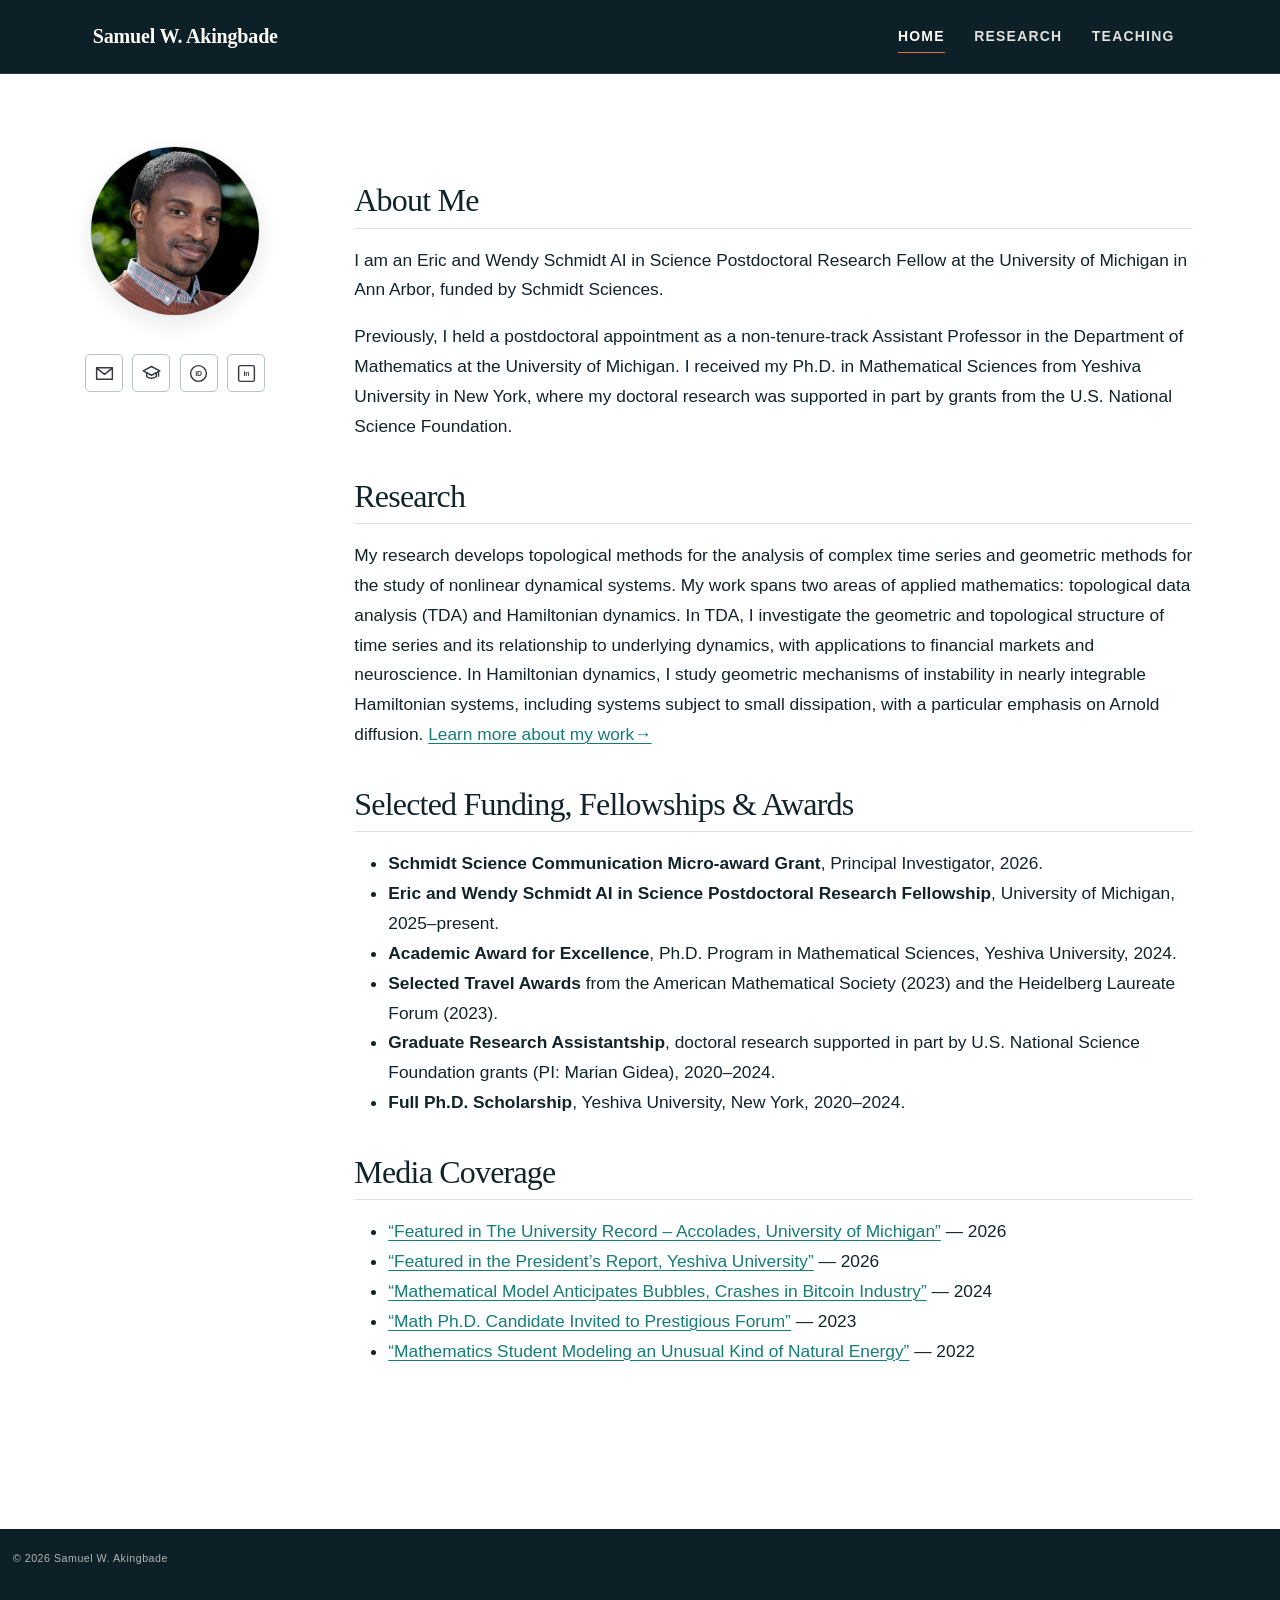
<file: docs/index.html>
<!DOCTYPE html>
<html xmlns="http://www.w3.org/1999/xhtml" lang="en" xml:lang="en"><head>

<meta charset="utf-8">
<meta name="generator" content="quarto-1.9.38">

<meta name="viewport" content="width=device-width, initial-scale=1.0, user-scalable=yes">


<title>Samuel W. Akingbade</title>
<style>
/* Default styles provided by pandoc.
** See https://pandoc.org/MANUAL.html#variables-for-html for config info.
*/
code{white-space: pre-wrap;}
span.smallcaps{font-variant: small-caps;}
div.columns{display: flex; gap: min(4vw, 1.5em);}
div.column{flex: auto; overflow-x: auto;}
div.hanging-indent{margin-left: 1.5em; text-indent: -1.5em;}
ul.task-list{list-style: none;}
ul.task-list li input[type="checkbox"] {
  width: 0.8em;
  margin: 0 0.8em 0.2em -1em; /* quarto-specific, see https://github.com/quarto-dev/quarto-cli/issues/4556 */ 
  vertical-align: middle;
}
</style>


<script src="site_libs/quarto-nav/quarto-nav.js"></script>
<script src="site_libs/clipboard/clipboard.min.js"></script>
<script src="site_libs/quarto-html/quarto.js" type="module"></script>
<script src="site_libs/quarto-html/tabsets/tabsets.js" type="module"></script>
<script src="site_libs/quarto-html/popper.min.js"></script>
<script src="site_libs/quarto-html/tippy.umd.min.js"></script>
<script src="site_libs/quarto-html/anchor.min.js"></script>
<link href="site_libs/quarto-html/tippy.css" rel="stylesheet">
<link href="site_libs/quarto-html/quarto-syntax-highlighting-15634bcf2e68342d4ad2dfa704d543f6.css" rel="stylesheet" id="quarto-text-highlighting-styles">
<script src="site_libs/bootstrap/bootstrap.min.js"></script>
<link href="site_libs/bootstrap/bootstrap-icons.css" rel="stylesheet">
<link href="site_libs/bootstrap/bootstrap-158031087360bce0ff56dc785ce39e06.min.css" rel="stylesheet" append-hash="true" id="quarto-bootstrap" data-mode="light">
<script id="quarto-search-options" type="application/json">{
  "language": {
    "search-no-results-text": "No results",
    "search-matching-documents-text": "matching documents",
    "search-copy-link-title": "Copy link to search",
    "search-hide-matches-text": "Hide additional matches",
    "search-more-match-text": "more match in this document",
    "search-more-matches-text": "more matches in this document",
    "search-clear-button-title": "Clear",
    "search-text-placeholder": "",
    "search-detached-cancel-button-title": "Cancel",
    "search-submit-button-title": "Submit",
    "search-label": "Search"
  }
}</script>
<style>html{ scroll-behavior: smooth; }</style>


<link rel="stylesheet" href="styles.css">
<link rel="stylesheet" href="profile-layout.css">
</head>

<body class="nav-fixed home-page profile-page quarto-light">

<div id="quarto-search-results"></div>
  <header id="quarto-header" class="headroom fixed-top">
    <nav class="navbar navbar-expand " data-bs-theme="dark">
      <div class="navbar-container container-fluid">
      <div class="navbar-brand-container mx-auto">
    <a class="navbar-brand" href="./index.html">
    <span class="navbar-title">Samuel W. Akingbade</span>
    </a>
  </div>
          <ul class="navbar-nav navbar-nav-scroll ms-auto">
  <li class="nav-item">
    <a class="nav-link active" href="./index.html" aria-current="page"> 
<span class="menu-text">Home</span></a>
  </li>  
  <li class="nav-item">
    <a class="nav-link" href="./research.html"> 
<span class="menu-text">Research</span></a>
  </li>  
  <li class="nav-item">
    <a class="nav-link" href="./teaching.html"> 
<span class="menu-text">Teaching</span></a>
  </li>  
</ul>
          <div class="quarto-navbar-tools">
</div>
      </div> <!-- /container-fluid -->
    </nav>
</header>
<!-- content -->
<div id="quarto-content" class="quarto-container page-columns page-rows-contents page-layout-full page-navbar">
<!-- sidebar -->
<!-- margin-sidebar -->
    
<!-- main -->
<main class="content column-page" id="quarto-document-content"><header id="title-block-header" class="quarto-title-block"></header>




<div class="profile-layout">
<div class="profile-column">
<div class="profile-card">
<p><img class="profile-photo" src="assets/samuel2.jpg" alt="Portrait of Samuel W. Akingbade"></p>
<nav class="profile-socials" aria-label="Academic and professional profiles">
<p><a href="mailto:sakingba@umich.edu" aria-label="Email Samuel W. Akingbade" title="Email"> <svg viewbox="0 0 24 24" aria-hidden="true"> <path d="M3 5.5h18v13H3zM4.5 7l7.5 6 7.5-6"></path> </svg> </a></p>
<p><a href="https://scholar.google.com/citations?user=kLtMpTAAAAAJ&amp;hl=en&amp;authuser=1&amp;oi=sra" target="_blank" rel="noopener" aria-label="Google Scholar" title="Google Scholar"> <svg viewbox="0 0 24 24" aria-hidden="true"> <path d="M2.5 9 12 4l9.5 5L12 14 2.5 9Z"></path> <path d="M6.5 11.2v4.3c1.6 1.3 3.5 2 5.5 2s3.9-.7 5.5-2v-4.3"></path> <path d="M20 10v5"></path> </svg> </a></p>
<p><a href="https://orcid.org/0000-0002-6515-4073" target="_blank" rel="noopener" aria-label="ORCID" title="ORCID"> <svg viewbox="0 0 24 24" aria-hidden="true" class="icon-text-svg"> <circle cx="12" cy="12" r="9"></circle> <text x="12" y="15.2" text-anchor="middle">iD</text> </svg> </a></p>
<!-- <a href="https://www.researchgate.net/profile/Samuel-Akingbade-2" target="_blank" rel="noopener" aria-label="ResearchGate" title="ResearchGate">
      <svg viewBox="0 0 24 24" aria-hidden="true" class="icon-text-svg">
        <text x="12" y="15.2" text-anchor="middle">RG</text>
      </svg>
    </a> -->
<p><a href="https://www.linkedin.com/in/samuelwale" target="_blank" rel="noopener" aria-label="LinkedIn" title="LinkedIn"> <svg viewbox="0 0 24 24" aria-hidden="true" class="icon-text-svg"> <rect x="3" y="3" width="18" height="18" rx="2"></rect> <text x="12" y="15.2" text-anchor="middle">in</text> </svg> </a></p>
<!-- <a href="https://scholar.google.com/citations?user=kLtMpTAAAAAJ&hl=en&authuser=1&oi=sra" target="_blank"
       rel="noopener" aria-label="Google Scholar" title="Google Scholar">
      <img src="/includes/google_scholar.svg" alt="">
    </a>

    <a href="https://www.linkedin.com/in/samuelwale" target="_blank"
       rel="noopener" aria-label="LinkedIn" title="LinkedIn">
      <img src="/includes/linkedin.svg" alt="">
    </a>

    <a href="https://orcid.org/0000-0002-6515-4073" target="_blank"
       rel="noopener" aria-label="ORCID" title="ORCID">
      <img src="/includes/ORCID.svg" alt="">
    </a> -->
</nav>
</div>
</div>
<div class="page-content">
<section id="about-me" class="level2">
<h2 class="anchored" data-anchor-id="about-me">About Me</h2>
<p>I am an Eric and Wendy Schmidt AI in Science Postdoctoral Research Fellow at the University of Michigan in Ann Arbor, funded by Schmidt Sciences.</p>
<p>Previously, I held a postdoctoral appointment as a non-tenure-track Assistant Professor in the Department of Mathematics at the University of Michigan. I received my Ph.D.&nbsp;in Mathematical Sciences from Yeshiva University in New York, where my doctoral research was supported in part by grants from the U.S. National Science Foundation.</p>
</section>
<section id="research" class="level2">
<h2 class="anchored" data-anchor-id="research">Research</h2>
<p>My research develops topological methods for the analysis of complex time series and geometric methods for the study of nonlinear dynamical systems. My work spans two areas of applied mathematics: topological data analysis (TDA) and Hamiltonian dynamics. In TDA, I investigate the geometric and topological structure of time series and its relationship to underlying dynamics, with applications to financial markets and neuroscience. In Hamiltonian dynamics, I study geometric mechanisms of instability in nearly integrable Hamiltonian systems, including systems subject to small dissipation, with a particular emphasis on Arnold diffusion. <a href="./research.html">Learn more about my work→</a></p>
</section>
<section id="selected-funding-fellowships-awards" class="level2">
<h2 class="anchored" data-anchor-id="selected-funding-fellowships-awards">Selected Funding, Fellowships &amp; Awards</h2>
<ul>
<li><strong>Schmidt Science Communication Micro-award Grant</strong>, Principal Investigator, 2026.</li>
<li><strong>Eric and Wendy Schmidt AI in Science Postdoctoral Research Fellowship</strong>, University of Michigan, 2025–present.</li>
<li><strong>Academic Award for Excellence</strong>, Ph.D.&nbsp;Program in Mathematical Sciences, Yeshiva University, 2024.</li>
<li><strong>Selected Travel Awards</strong> from the American Mathematical Society (2023) and the Heidelberg Laureate Forum (2023).</li>
<li><strong>Graduate Research Assistantship</strong>, doctoral research supported in part by U.S. National Science Foundation grants (PI: Marian Gidea), 2020–2024.</li>
<li><strong>Full Ph.D.&nbsp;Scholarship</strong>, Yeshiva University, New York, 2020–2024.</li>
</ul>
</section>
<section id="media-coverage" class="level2">
<h2 class="anchored" data-anchor-id="media-coverage">Media Coverage</h2>
<ul>
<li><a href="https://record.umich.edu/articles/accolades-october-2026/">“Featured in The University Record – Accolades, University of Michigan”</a> — 2026</li>
<li><a href="https://www.yu.edu/presidents-report">“Featured in the President’s Report, Yeshiva University”</a> — 2026</li>
<li><a href="https://www.yu.edu/news/katz/mathematical-model-anticipates-bubbles-crashes-bitcoin-industry">“Mathematical Model Anticipates Bubbles, Crashes in Bitcoin Industry”</a> — 2024</li>
<li><a href="https://www.yu.edu/news/2023/11/18/math-phd-candidate-one-only-30-young-researchers-invited-prestigious-forum">“Math Ph.D.&nbsp;Candidate Invited to Prestigious Forum”</a> — 2023</li>
<li><a href="https://www.yu.edu/katz-school/2022/08/31/mathematics-student-modeling-an-unusual-kind-of-natural-energy">“Mathematics Student Modeling an Unusual Kind of Natural Energy”</a> — 2022</li>
</ul>
</section>
</div>
</div>



</main> <!-- /main -->
<script src="assets/site.js"></script>
<script id="quarto-html-after-body" type="application/javascript">
  window.document.addEventListener("DOMContentLoaded", function (event) {
    const icon = "";
    const anchorJS = new window.AnchorJS();
    anchorJS.options = {
      placement: 'right',
      icon: icon
    };
    anchorJS.add('.anchored');
    const isCodeAnnotation = (el) => {
      for (const clz of el.classList) {
        if (clz.startsWith('code-annotation-')) {                     
          return true;
        }
      }
      return false;
    }
    const onCopySuccess = function(e) {
      // button target
      const button = e.trigger;
      // don't keep focus
      button.blur();
      // flash "checked"
      button.classList.add('code-copy-button-checked');
      var currentTitle = button.getAttribute("title");
      button.setAttribute("title", "Copied!");
      let tooltip;
      if (window.bootstrap) {
        button.setAttribute("data-bs-toggle", "tooltip");
        button.setAttribute("data-bs-placement", "left");
        button.setAttribute("data-bs-title", "Copied!");
        tooltip = new bootstrap.Tooltip(button, 
          { trigger: "manual", 
            customClass: "code-copy-button-tooltip",
            offset: [0, -8]});
        tooltip.show();    
      }
      setTimeout(function() {
        if (tooltip) {
          tooltip.hide();
          button.removeAttribute("data-bs-title");
          button.removeAttribute("data-bs-toggle");
          button.removeAttribute("data-bs-placement");
        }
        button.setAttribute("title", currentTitle);
        button.classList.remove('code-copy-button-checked');
      }, 1000);
      // clear code selection
      e.clearSelection();
    }
    const getTextToCopy = function(trigger) {
      const outerScaffold = trigger.parentElement.cloneNode(true);
      const codeEl = outerScaffold.querySelector('code');
      for (const childEl of codeEl.children) {
        if (isCodeAnnotation(childEl)) {
          childEl.remove();
        }
      }
      return codeEl.innerText;
    }
    const clipboard = new window.ClipboardJS('.code-copy-button:not([data-in-quarto-modal])', {
      text: getTextToCopy
    });
    clipboard.on('success', onCopySuccess);
    if (window.document.getElementById('quarto-embedded-source-code-modal')) {
      const clipboardModal = new window.ClipboardJS('.code-copy-button[data-in-quarto-modal]', {
        text: getTextToCopy,
        container: window.document.getElementById('quarto-embedded-source-code-modal')
      });
      clipboardModal.on('success', onCopySuccess);
    }
      var localhostRegex = new RegExp(/^(?:http|https):\/\/localhost\:?[0-9]*\//);
      var mailtoRegex = new RegExp(/^mailto:/);
        var filterRegex = new RegExp('/' + window.location.host + '/');
      var isInternal = (href) => {
          return filterRegex.test(href) || localhostRegex.test(href) || mailtoRegex.test(href);
      }
      // Inspect non-navigation links and adorn them if external
     var links = window.document.querySelectorAll('a[href]:not(.nav-link):not(.navbar-brand):not(.toc-action):not(.sidebar-link):not(.sidebar-item-toggle):not(.pagination-link):not(.no-external):not([aria-hidden]):not(.dropdown-item):not(.quarto-navigation-tool):not(.about-link)');
      for (var i=0; i<links.length; i++) {
        const link = links[i];
        if (!isInternal(link.href)) {
          // undo the damage that might have been done by quarto-nav.js in the case of
          // links that we want to consider external
          if (link.dataset.originalHref !== undefined) {
            link.href = link.dataset.originalHref;
          }
            // target, if specified
            link.setAttribute("target", "_blank");
            if (link.getAttribute("rel") === null) {
              link.setAttribute("rel", "noopener");
            }
        }
      }
    function tippyHover(el, contentFn, onTriggerFn, onUntriggerFn) {
      const config = {
        allowHTML: true,
        maxWidth: 500,
        delay: 100,
        arrow: false,
        appendTo: function(el) {
            return el.parentElement;
        },
        interactive: true,
        interactiveBorder: 10,
        theme: 'quarto',
        placement: 'bottom-start',
      };
      if (contentFn) {
        config.content = contentFn;
      }
      if (onTriggerFn) {
        config.onTrigger = onTriggerFn;
      }
      if (onUntriggerFn) {
        config.onUntrigger = onUntriggerFn;
      }
      window.tippy(el, config); 
    }
    const noterefs = window.document.querySelectorAll('a[role="doc-noteref"]');
    for (var i=0; i<noterefs.length; i++) {
      const ref = noterefs[i];
      tippyHover(ref, function() {
        // use id or data attribute instead here
        let href = ref.getAttribute('data-footnote-href') || ref.getAttribute('href');
        try { href = new URL(href).hash; } catch {}
        const id = href.replace(/^#\/?/, "");
        const note = window.document.getElementById(id);
        if (note) {
          return note.innerHTML;
        } else {
          return "";
        }
      });
    }
    const xrefs = window.document.querySelectorAll('a.quarto-xref');
    const processXRef = (id, note) => {
      // Strip column container classes
      const stripColumnClz = (el) => {
        el.classList.remove("page-full", "page-columns");
        if (el.children) {
          for (const child of el.children) {
            stripColumnClz(child);
          }
        }
      }
      stripColumnClz(note)
      if (id === null || id.startsWith('sec-')) {
        // Special case sections, only their first couple elements
        const container = document.createElement("div");
        if (note.children && note.children.length > 2) {
          container.appendChild(note.children[0].cloneNode(true));
          for (let i = 1; i < note.children.length; i++) {
            const child = note.children[i];
            if (child.tagName === "P" && child.innerText === "") {
              continue;
            } else {
              container.appendChild(child.cloneNode(true));
              break;
            }
          }
          if (window.Quarto?.typesetMath) {
            window.Quarto.typesetMath(container);
          }
          return container.innerHTML
        } else {
          if (window.Quarto?.typesetMath) {
            window.Quarto.typesetMath(note);
          }
          return note.innerHTML;
        }
      } else {
        // Remove any anchor links if they are present
        const anchorLink = note.querySelector('a.anchorjs-link');
        if (anchorLink) {
          anchorLink.remove();
        }
        if (window.Quarto?.typesetMath) {
          window.Quarto.typesetMath(note);
        }
        if (note.classList.contains("callout")) {
          return note.outerHTML;
        } else {
          return note.innerHTML;
        }
      }
    }
    for (var i=0; i<xrefs.length; i++) {
      const xref = xrefs[i];
      tippyHover(xref, undefined, function(instance) {
        instance.disable();
        let url = xref.getAttribute('href');
        let hash = undefined; 
        if (url.startsWith('#')) {
          hash = url;
        } else {
          try { hash = new URL(url).hash; } catch {}
        }
        if (hash) {
          const id = hash.replace(/^#\/?/, "");
          const note = window.document.getElementById(id);
          if (note !== null) {
            try {
              const html = processXRef(id, note.cloneNode(true));
              instance.setContent(html);
            } finally {
              instance.enable();
              instance.show();
            }
          } else {
            // See if we can fetch this
            fetch(url.split('#')[0])
            .then(res => res.text())
            .then(html => {
              const parser = new DOMParser();
              const htmlDoc = parser.parseFromString(html, "text/html");
              const note = htmlDoc.getElementById(id);
              if (note !== null) {
                const html = processXRef(id, note);
                instance.setContent(html);
              } 
            }).finally(() => {
              instance.enable();
              instance.show();
            });
          }
        } else {
          // See if we can fetch a full url (with no hash to target)
          // This is a special case and we should probably do some content thinning / targeting
          fetch(url)
          .then(res => res.text())
          .then(html => {
            const parser = new DOMParser();
            const htmlDoc = parser.parseFromString(html, "text/html");
            const note = htmlDoc.querySelector('main.content');
            if (note !== null) {
              // This should only happen for chapter cross references
              // (since there is no id in the URL)
              // remove the first header
              if (note.children.length > 0 && note.children[0].tagName === "HEADER") {
                note.children[0].remove();
              }
              const html = processXRef(null, note);
              instance.setContent(html);
            } 
          }).finally(() => {
            instance.enable();
            instance.show();
          });
        }
      }, function(instance) {
      });
    }
        let selectedAnnoteEl;
        const selectorForAnnotation = ( cell, annotation) => {
          let cellAttr = 'data-code-cell="' + cell + '"';
          let lineAttr = 'data-code-annotation="' +  annotation + '"';
          const selector = 'span[' + cellAttr + '][' + lineAttr + ']';
          return selector;
        }
        const selectCodeLines = (annoteEl) => {
          const doc = window.document;
          const targetCell = annoteEl.getAttribute("data-target-cell");
          const targetAnnotation = annoteEl.getAttribute("data-target-annotation");
          const annoteSpan = window.document.querySelector(selectorForAnnotation(targetCell, targetAnnotation));
          const lines = annoteSpan.getAttribute("data-code-lines").split(",");
          const lineIds = lines.map((line) => {
            return targetCell + "-" + line;
          })
          let top = null;
          let height = null;
          let parent = null;
          if (lineIds.length > 0) {
              //compute the position of the single el (top and bottom and make a div)
              const el = window.document.getElementById(lineIds[0]);
              top = el.offsetTop;
              height = el.offsetHeight;
              parent = el.parentElement.parentElement;
            if (lineIds.length > 1) {
              const lastEl = window.document.getElementById(lineIds[lineIds.length - 1]);
              const bottom = lastEl.offsetTop + lastEl.offsetHeight;
              height = bottom - top;
            }
            if (top !== null && height !== null && parent !== null) {
              // cook up a div (if necessary) and position it 
              let div = window.document.getElementById("code-annotation-line-highlight");
              if (div === null) {
                div = window.document.createElement("div");
                div.setAttribute("id", "code-annotation-line-highlight");
                div.style.position = 'absolute';
                parent.appendChild(div);
              }
              div.style.top = top - 2 + "px";
              div.style.height = height + 4 + "px";
              div.style.left = 0;
              let gutterDiv = window.document.getElementById("code-annotation-line-highlight-gutter");
              if (gutterDiv === null) {
                gutterDiv = window.document.createElement("div");
                gutterDiv.setAttribute("id", "code-annotation-line-highlight-gutter");
                gutterDiv.style.position = 'absolute';
                const codeCell = window.document.getElementById(targetCell);
                const gutter = codeCell.querySelector('.code-annotation-gutter');
                gutter.appendChild(gutterDiv);
              }
              gutterDiv.style.top = top - 2 + "px";
              gutterDiv.style.height = height + 4 + "px";
            }
            selectedAnnoteEl = annoteEl;
          }
        };
        const unselectCodeLines = () => {
          const elementsIds = ["code-annotation-line-highlight", "code-annotation-line-highlight-gutter"];
          elementsIds.forEach((elId) => {
            const div = window.document.getElementById(elId);
            if (div) {
              div.remove();
            }
          });
          selectedAnnoteEl = undefined;
        };
          // Handle positioning of the toggle
      window.addEventListener(
        "resize",
        throttle(() => {
          elRect = undefined;
          if (selectedAnnoteEl) {
            selectCodeLines(selectedAnnoteEl);
          }
        }, 10)
      );
      function throttle(fn, ms) {
      let throttle = false;
      let timer;
        return (...args) => {
          if(!throttle) { // first call gets through
              fn.apply(this, args);
              throttle = true;
          } else { // all the others get throttled
              if(timer) clearTimeout(timer); // cancel #2
              timer = setTimeout(() => {
                fn.apply(this, args);
                timer = throttle = false;
              }, ms);
          }
        };
      }
        // Attach click handler to the DT
        const annoteDls = window.document.querySelectorAll('dt[data-target-cell]');
        for (const annoteDlNode of annoteDls) {
          annoteDlNode.addEventListener('click', (event) => {
            const clickedEl = event.target;
            if (clickedEl !== selectedAnnoteEl) {
              unselectCodeLines();
              const activeEl = window.document.querySelector('dt[data-target-cell].code-annotation-active');
              if (activeEl) {
                activeEl.classList.remove('code-annotation-active');
              }
              selectCodeLines(clickedEl);
              clickedEl.classList.add('code-annotation-active');
            } else {
              // Unselect the line
              unselectCodeLines();
              clickedEl.classList.remove('code-annotation-active');
            }
          });
        }
    const findCites = (el) => {
      const parentEl = el.parentElement;
      if (parentEl) {
        const cites = parentEl.dataset.cites;
        if (cites) {
          return {
            el,
            cites: cites.split(' ')
          };
        } else {
          return findCites(el.parentElement)
        }
      } else {
        return undefined;
      }
    };
    var bibliorefs = window.document.querySelectorAll('a[role="doc-biblioref"]');
    for (var i=0; i<bibliorefs.length; i++) {
      const ref = bibliorefs[i];
      const citeInfo = findCites(ref);
      if (citeInfo) {
        tippyHover(citeInfo.el, function() {
          var popup = window.document.createElement('div');
          citeInfo.cites.forEach(function(cite) {
            var citeDiv = window.document.createElement('div');
            citeDiv.classList.add('hanging-indent');
            citeDiv.classList.add('csl-entry');
            var biblioDiv = window.document.getElementById('ref-' + cite);
            if (biblioDiv) {
              citeDiv.innerHTML = biblioDiv.innerHTML;
            }
            popup.appendChild(citeDiv);
          });
          return popup.innerHTML;
        });
      }
    }
  });
  </script>
</div> <!-- /content -->
<footer class="footer">
  <div class="nav-footer">
    <div class="nav-footer-left">
<p>© 2026 Samuel W. Akingbade</p>
</div>   
    <div class="nav-footer-center">
      &nbsp;
    </div>
    <div class="nav-footer-right">
      &nbsp;
    </div>
  </div>
</footer>




<script src="site_libs/quarto-html/zenscroll-min.js"></script>
</body></html>
</file>
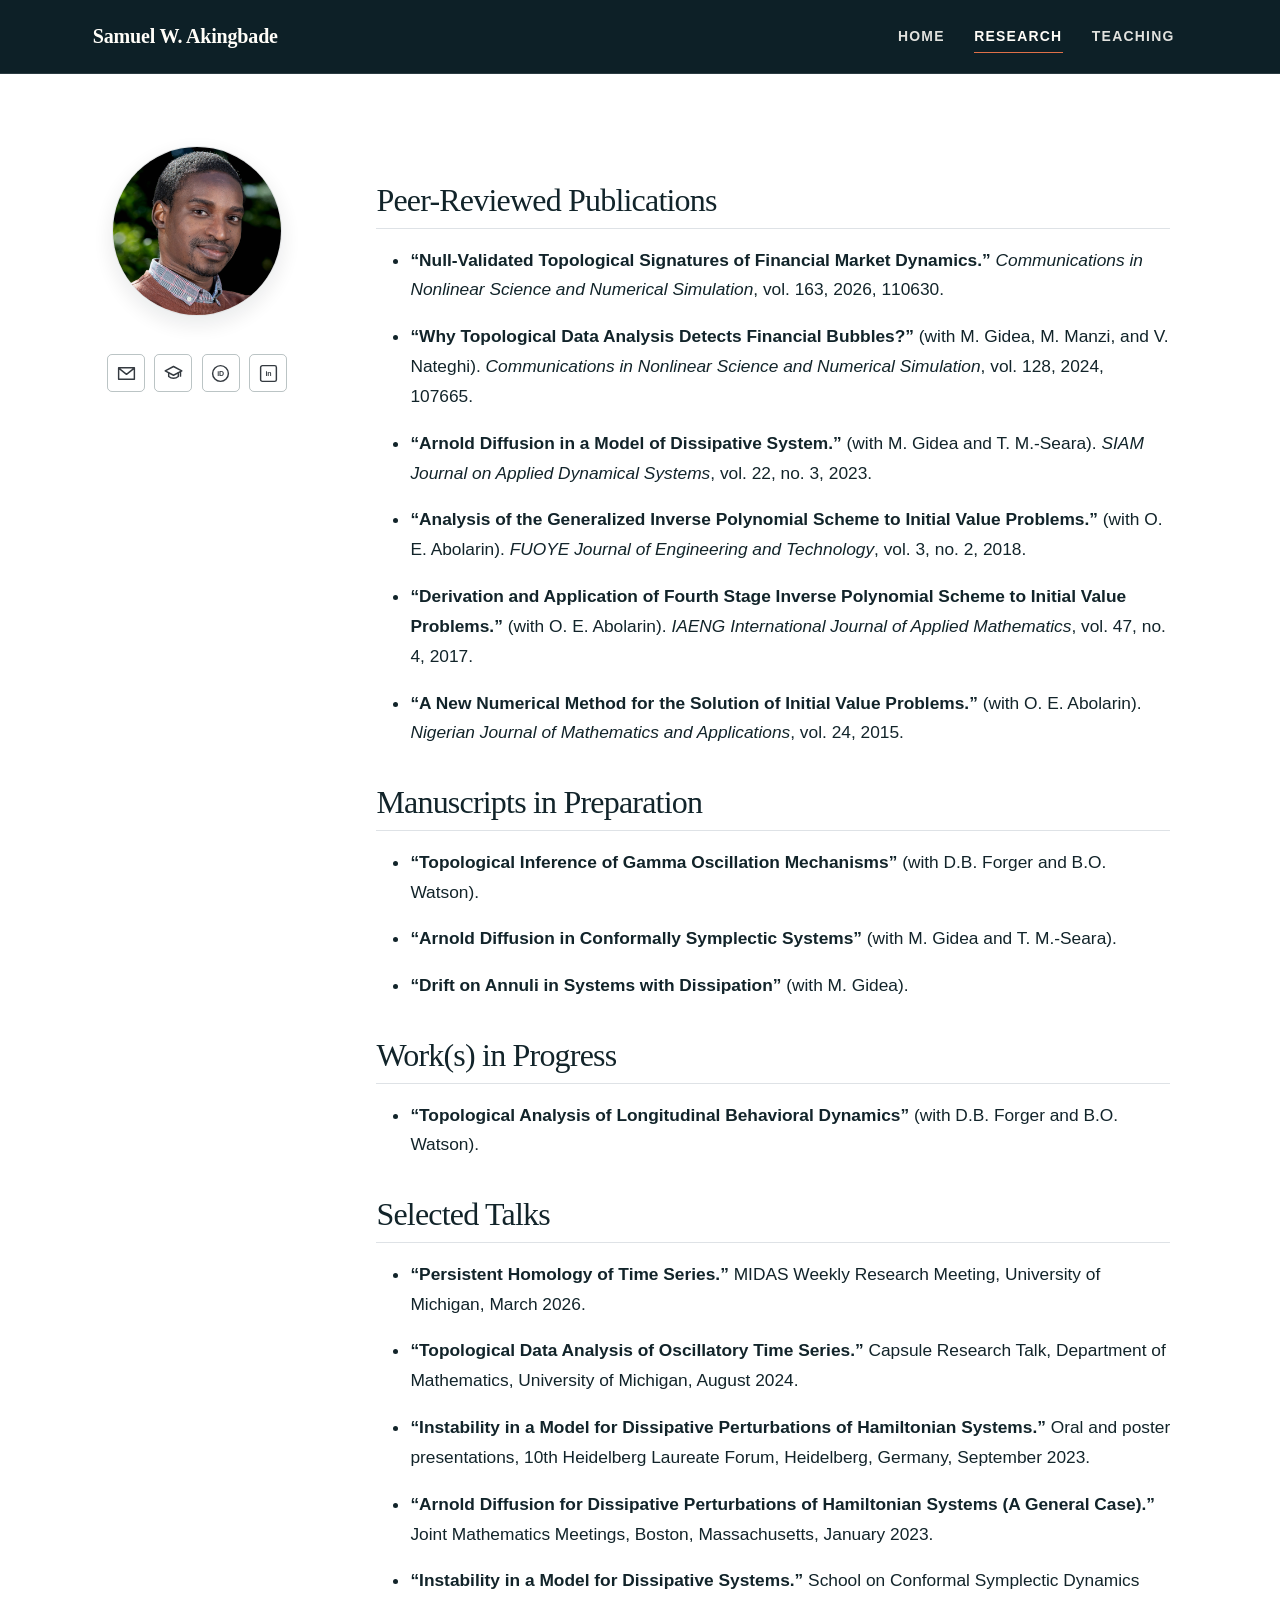
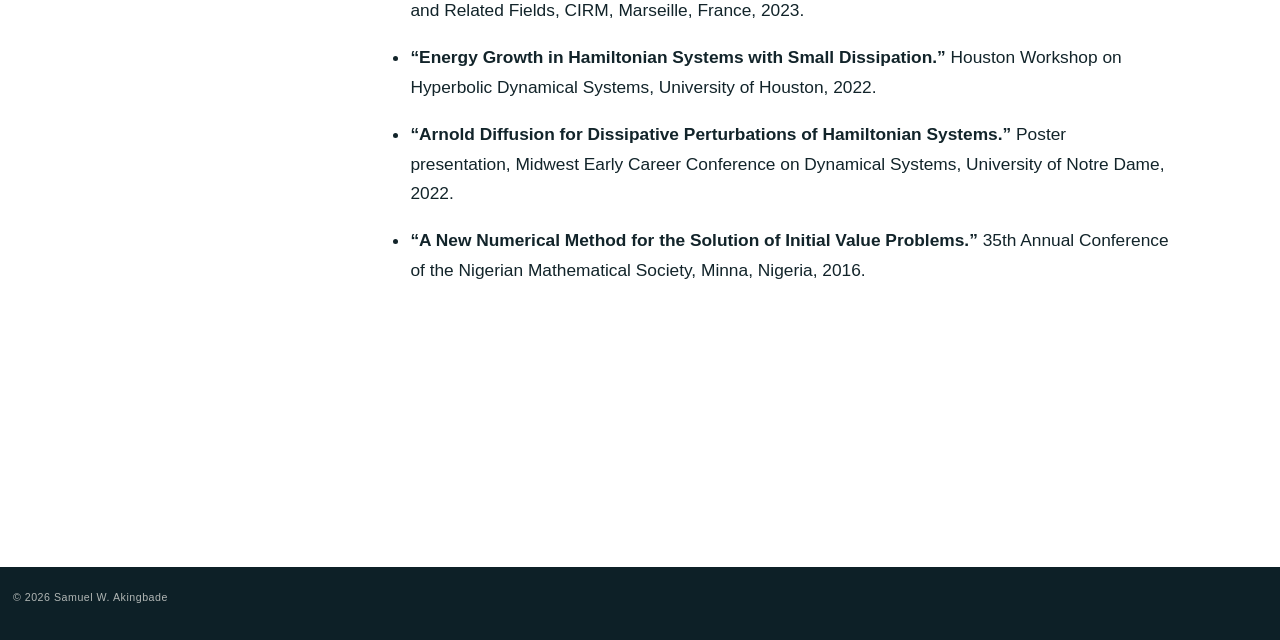
<file: docs/research.html>
<!DOCTYPE html>
<html xmlns="http://www.w3.org/1999/xhtml" lang="en" xml:lang="en"><head>

<meta charset="utf-8">
<meta name="generator" content="quarto-1.9.38">

<meta name="viewport" content="width=device-width, initial-scale=1.0, user-scalable=yes">


<title>Research – Samuel W. Akingbade</title>
<style>
/* Default styles provided by pandoc.
** See https://pandoc.org/MANUAL.html#variables-for-html for config info.
*/
code{white-space: pre-wrap;}
span.smallcaps{font-variant: small-caps;}
div.columns{display: flex; gap: min(4vw, 1.5em);}
div.column{flex: auto; overflow-x: auto;}
div.hanging-indent{margin-left: 1.5em; text-indent: -1.5em;}
ul.task-list{list-style: none;}
ul.task-list li input[type="checkbox"] {
  width: 0.8em;
  margin: 0 0.8em 0.2em -1em; /* quarto-specific, see https://github.com/quarto-dev/quarto-cli/issues/4556 */ 
  vertical-align: middle;
}
</style>


<script src="site_libs/quarto-nav/quarto-nav.js"></script>
<script src="site_libs/clipboard/clipboard.min.js"></script>
<script src="site_libs/quarto-html/quarto.js" type="module"></script>
<script src="site_libs/quarto-html/tabsets/tabsets.js" type="module"></script>
<script src="site_libs/quarto-html/popper.min.js"></script>
<script src="site_libs/quarto-html/tippy.umd.min.js"></script>
<script src="site_libs/quarto-html/anchor.min.js"></script>
<link href="site_libs/quarto-html/tippy.css" rel="stylesheet">
<link href="site_libs/quarto-html/quarto-syntax-highlighting-15634bcf2e68342d4ad2dfa704d543f6.css" rel="stylesheet" id="quarto-text-highlighting-styles">
<script src="site_libs/bootstrap/bootstrap.min.js"></script>
<link href="site_libs/bootstrap/bootstrap-icons.css" rel="stylesheet">
<link href="site_libs/bootstrap/bootstrap-158031087360bce0ff56dc785ce39e06.min.css" rel="stylesheet" append-hash="true" id="quarto-bootstrap" data-mode="light">
<script id="quarto-search-options" type="application/json">{
  "language": {
    "search-no-results-text": "No results",
    "search-matching-documents-text": "matching documents",
    "search-copy-link-title": "Copy link to search",
    "search-hide-matches-text": "Hide additional matches",
    "search-more-match-text": "more match in this document",
    "search-more-matches-text": "more matches in this document",
    "search-clear-button-title": "Clear",
    "search-text-placeholder": "",
    "search-detached-cancel-button-title": "Cancel",
    "search-submit-button-title": "Submit",
    "search-label": "Search"
  }
}</script>
<style>html{ scroll-behavior: smooth; }</style>


<link rel="stylesheet" href="styles.css">
<link rel="stylesheet" href="profile-layout.css">
</head>

<body class="nav-fixed profile-page quarto-light">

<div id="quarto-search-results"></div>
  <header id="quarto-header" class="headroom fixed-top">
    <nav class="navbar navbar-expand " data-bs-theme="dark">
      <div class="navbar-container container-fluid">
      <div class="navbar-brand-container mx-auto">
    <a class="navbar-brand" href="./index.html">
    <span class="navbar-title">Samuel W. Akingbade</span>
    </a>
  </div>
          <ul class="navbar-nav navbar-nav-scroll ms-auto">
  <li class="nav-item">
    <a class="nav-link" href="./index.html"> 
<span class="menu-text">Home</span></a>
  </li>  
  <li class="nav-item">
    <a class="nav-link active" href="./research.html" aria-current="page"> 
<span class="menu-text">Research</span></a>
  </li>  
  <li class="nav-item">
    <a class="nav-link" href="./teaching.html"> 
<span class="menu-text">Teaching</span></a>
  </li>  
</ul>
          <div class="quarto-navbar-tools">
</div>
      </div> <!-- /container-fluid -->
    </nav>
</header>
<!-- content -->
<div id="quarto-content" class="quarto-container page-columns page-rows-contents page-layout-full page-navbar">
<!-- sidebar -->
<!-- margin-sidebar -->
    
<!-- main -->
<main class="content column-page" id="quarto-document-content">

<header id="title-block-header" class="quarto-title-block default">
<div class="quarto-title">
<h1 class="title">Research</h1>
</div>



<div class="quarto-title-meta column-page">

    
  
    
  </div>
  


</header>


<div class="profile-layout">
<div class="profile-column">
<div class="profile-card">
<p><img class="profile-photo" src="assets/samuel2.jpg" alt="Portrait of Samuel W. Akingbade"></p>
<nav class="profile-socials" aria-label="Academic and professional profiles">
<p><a href="mailto:sakingba@umich.edu" aria-label="Email Samuel W. Akingbade" title="Email"> <svg viewbox="0 0 24 24" aria-hidden="true"> <path d="M3 5.5h18v13H3zM4.5 7l7.5 6 7.5-6"></path> </svg> </a></p>
<p><a href="https://scholar.google.com/citations?user=kLtMpTAAAAAJ&amp;hl=en&amp;authuser=1&amp;oi=sra" target="_blank" rel="noopener" aria-label="Google Scholar" title="Google Scholar"> <svg viewbox="0 0 24 24" aria-hidden="true"> <path d="M2.5 9 12 4l9.5 5L12 14 2.5 9Z"></path> <path d="M6.5 11.2v4.3c1.6 1.3 3.5 2 5.5 2s3.9-.7 5.5-2v-4.3"></path> <path d="M20 10v5"></path> </svg> </a></p>
<p><a href="https://orcid.org/0000-0002-6515-4073" target="_blank" rel="noopener" aria-label="ORCID" title="ORCID"> <svg viewbox="0 0 24 24" aria-hidden="true" class="icon-text-svg"> <circle cx="12" cy="12" r="9"></circle> <text x="12" y="15.2" text-anchor="middle">iD</text> </svg> </a></p>
<!-- <a href="https://www.researchgate.net/profile/Samuel-Akingbade-2" target="_blank" rel="noopener" aria-label="ResearchGate" title="ResearchGate">
      <svg viewBox="0 0 24 24" aria-hidden="true" class="icon-text-svg">
        <text x="12" y="15.2" text-anchor="middle">RG</text>
      </svg>
    </a> -->
<p><a href="https://www.linkedin.com/in/samuelwale" target="_blank" rel="noopener" aria-label="LinkedIn" title="LinkedIn"> <svg viewbox="0 0 24 24" aria-hidden="true" class="icon-text-svg"> <rect x="3" y="3" width="18" height="18" rx="2"></rect> <text x="12" y="15.2" text-anchor="middle">in</text> </svg> </a></p>
<!-- <a href="https://scholar.google.com/citations?user=kLtMpTAAAAAJ&hl=en&authuser=1&oi=sra" target="_blank"
       rel="noopener" aria-label="Google Scholar" title="Google Scholar">
      <img src="/includes/google_scholar.svg" alt="">
    </a>

    <a href="https://www.linkedin.com/in/samuelwale" target="_blank"
       rel="noopener" aria-label="LinkedIn" title="LinkedIn">
      <img src="/includes/linkedin.svg" alt="">
    </a>

    <a href="https://orcid.org/0000-0002-6515-4073" target="_blank"
       rel="noopener" aria-label="ORCID" title="ORCID">
      <img src="/includes/ORCID.svg" alt="">
    </a> -->
</nav>
</div>
</div>
<div class="page-content">
<section id="peer-reviewed-publications" class="level2">
<h2 class="anchored" data-anchor-id="peer-reviewed-publications">Peer-Reviewed Publications</h2>
<ul>
<li><p><strong>“Null-Validated Topological Signatures of Financial Market Dynamics.”</strong> <em>Communications in Nonlinear Science and Numerical Simulation</em>, vol.&nbsp;163, 2026, 110630.</p></li>
<li><p><strong>“Why Topological Data Analysis Detects Financial Bubbles?”</strong> (with M. Gidea, M. Manzi, and V. Nateghi). <em>Communications in Nonlinear Science and Numerical Simulation</em>, vol.&nbsp;128, 2024, 107665.</p></li>
<li><p><strong>“Arnold Diffusion in a Model of Dissipative System.”</strong> (with M. Gidea and T. M.-Seara). <em>SIAM Journal on Applied Dynamical Systems</em>, vol.&nbsp;22, no. 3, 2023.</p></li>
<li><p><strong>“Analysis of the Generalized Inverse Polynomial Scheme to Initial Value Problems.”</strong> (with O. E. Abolarin). <em>FUOYE Journal of Engineering and Technology</em>, vol.&nbsp;3, no. 2, 2018.</p></li>
<li><p><strong>“Derivation and Application of Fourth Stage Inverse Polynomial Scheme to Initial Value Problems.”</strong> (with O. E. Abolarin). <em>IAENG International Journal of Applied Mathematics</em>, vol.&nbsp;47, no. 4, 2017.</p></li>
<li><p><strong>“A New Numerical Method for the Solution of Initial Value Problems.”</strong> (with O. E. Abolarin). <em>Nigerian Journal of Mathematics and Applications</em>, vol.&nbsp;24, 2015.</p></li>
</ul>
</section>
<section id="manuscripts-in-preparation" class="level2">
<h2 class="anchored" data-anchor-id="manuscripts-in-preparation">Manuscripts in Preparation</h2>
<ul>
<li><p><strong>“Topological Inference of Gamma Oscillation Mechanisms”</strong> (with D.B. Forger and B.O. Watson).</p></li>
<li><p><strong>“Arnold Diffusion in Conformally Symplectic Systems”</strong> (with M. Gidea and T. M.-Seara).</p></li>
<li><p><strong>“Drift on Annuli in Systems with Dissipation”</strong> (with M. Gidea).</p></li>
</ul>
</section>
<section id="works-in-progress" class="level2">
<h2 class="anchored" data-anchor-id="works-in-progress">Work(s) in Progress</h2>
<ul>
<li><strong>“Topological Analysis of Longitudinal Behavioral Dynamics”</strong> (with D.B. Forger and B.O. Watson).</li>
</ul>
</section>
<section id="selected-talks" class="level2">
<h2 class="anchored" data-anchor-id="selected-talks">Selected Talks</h2>
<ul>
<li><p><strong>“Persistent Homology of Time Series.”</strong> MIDAS Weekly Research Meeting, University of Michigan, March 2026.</p></li>
<li><p><strong>“Topological Data Analysis of Oscillatory Time Series.”</strong> Capsule Research Talk, Department of Mathematics, University of Michigan, August 2024.</p></li>
<li><p><strong>“Instability in a Model for Dissipative Perturbations of Hamiltonian Systems.”</strong> Oral and poster presentations, 10th Heidelberg Laureate Forum, Heidelberg, Germany, September 2023.</p></li>
<li><p><strong>“Arnold Diffusion for Dissipative Perturbations of Hamiltonian Systems (A General Case).”</strong> Joint Mathematics Meetings, Boston, Massachusetts, January 2023.</p></li>
<li><p><strong>“Instability in a Model for Dissipative Systems.”</strong> School on Conformal Symplectic Dynamics and Related Fields, CIRM, Marseille, France, 2023.</p></li>
<li><p><strong>“Energy Growth in Hamiltonian Systems with Small Dissipation.”</strong> Houston Workshop on Hyperbolic Dynamical Systems, University of Houston, 2022.</p></li>
<li><p><strong>“Arnold Diffusion for Dissipative Perturbations of Hamiltonian Systems.”</strong> Poster presentation, Midwest Early Career Conference on Dynamical Systems, University of Notre Dame, 2022.</p></li>
<li><p><strong>“A New Numerical Method for the Solution of Initial Value Problems.”</strong> 35th Annual Conference of the Nigerian Mathematical Society, Minna, Nigeria, 2016.</p></li>
</ul>
<!--## Additional Research Experience
::: {.research-list}
::: {.research-item}
<span class="research-index">01</span>
<div>

### Graduate Capstone Research Project with S&P Global Market Intelligence

**Applied Topological Data Analysis to Financial Market Time Series**  
New York, NY · May–September 2020

- Applied time-resolved topological data analysis to equity returns and five-year credit default swap spreads for 93 companies across ten U.S. economic sectors.
- Designed Monte Carlo experiments using constrained synthetic time series and analyzed persistence-landscape statistics as potential indicators of financial instability.

</div>
:::
::: 
-->
</section>
</div>
</div>



</main> <!-- /main -->
<script src="assets/site.js"></script>
<script id="quarto-html-after-body" type="application/javascript">
  window.document.addEventListener("DOMContentLoaded", function (event) {
    const icon = "";
    const anchorJS = new window.AnchorJS();
    anchorJS.options = {
      placement: 'right',
      icon: icon
    };
    anchorJS.add('.anchored');
    const isCodeAnnotation = (el) => {
      for (const clz of el.classList) {
        if (clz.startsWith('code-annotation-')) {                     
          return true;
        }
      }
      return false;
    }
    const onCopySuccess = function(e) {
      // button target
      const button = e.trigger;
      // don't keep focus
      button.blur();
      // flash "checked"
      button.classList.add('code-copy-button-checked');
      var currentTitle = button.getAttribute("title");
      button.setAttribute("title", "Copied!");
      let tooltip;
      if (window.bootstrap) {
        button.setAttribute("data-bs-toggle", "tooltip");
        button.setAttribute("data-bs-placement", "left");
        button.setAttribute("data-bs-title", "Copied!");
        tooltip = new bootstrap.Tooltip(button, 
          { trigger: "manual", 
            customClass: "code-copy-button-tooltip",
            offset: [0, -8]});
        tooltip.show();    
      }
      setTimeout(function() {
        if (tooltip) {
          tooltip.hide();
          button.removeAttribute("data-bs-title");
          button.removeAttribute("data-bs-toggle");
          button.removeAttribute("data-bs-placement");
        }
        button.setAttribute("title", currentTitle);
        button.classList.remove('code-copy-button-checked');
      }, 1000);
      // clear code selection
      e.clearSelection();
    }
    const getTextToCopy = function(trigger) {
      const outerScaffold = trigger.parentElement.cloneNode(true);
      const codeEl = outerScaffold.querySelector('code');
      for (const childEl of codeEl.children) {
        if (isCodeAnnotation(childEl)) {
          childEl.remove();
        }
      }
      return codeEl.innerText;
    }
    const clipboard = new window.ClipboardJS('.code-copy-button:not([data-in-quarto-modal])', {
      text: getTextToCopy
    });
    clipboard.on('success', onCopySuccess);
    if (window.document.getElementById('quarto-embedded-source-code-modal')) {
      const clipboardModal = new window.ClipboardJS('.code-copy-button[data-in-quarto-modal]', {
        text: getTextToCopy,
        container: window.document.getElementById('quarto-embedded-source-code-modal')
      });
      clipboardModal.on('success', onCopySuccess);
    }
      var localhostRegex = new RegExp(/^(?:http|https):\/\/localhost\:?[0-9]*\//);
      var mailtoRegex = new RegExp(/^mailto:/);
        var filterRegex = new RegExp('/' + window.location.host + '/');
      var isInternal = (href) => {
          return filterRegex.test(href) || localhostRegex.test(href) || mailtoRegex.test(href);
      }
      // Inspect non-navigation links and adorn them if external
     var links = window.document.querySelectorAll('a[href]:not(.nav-link):not(.navbar-brand):not(.toc-action):not(.sidebar-link):not(.sidebar-item-toggle):not(.pagination-link):not(.no-external):not([aria-hidden]):not(.dropdown-item):not(.quarto-navigation-tool):not(.about-link)');
      for (var i=0; i<links.length; i++) {
        const link = links[i];
        if (!isInternal(link.href)) {
          // undo the damage that might have been done by quarto-nav.js in the case of
          // links that we want to consider external
          if (link.dataset.originalHref !== undefined) {
            link.href = link.dataset.originalHref;
          }
            // target, if specified
            link.setAttribute("target", "_blank");
            if (link.getAttribute("rel") === null) {
              link.setAttribute("rel", "noopener");
            }
        }
      }
    function tippyHover(el, contentFn, onTriggerFn, onUntriggerFn) {
      const config = {
        allowHTML: true,
        maxWidth: 500,
        delay: 100,
        arrow: false,
        appendTo: function(el) {
            return el.parentElement;
        },
        interactive: true,
        interactiveBorder: 10,
        theme: 'quarto',
        placement: 'bottom-start',
      };
      if (contentFn) {
        config.content = contentFn;
      }
      if (onTriggerFn) {
        config.onTrigger = onTriggerFn;
      }
      if (onUntriggerFn) {
        config.onUntrigger = onUntriggerFn;
      }
      window.tippy(el, config); 
    }
    const noterefs = window.document.querySelectorAll('a[role="doc-noteref"]');
    for (var i=0; i<noterefs.length; i++) {
      const ref = noterefs[i];
      tippyHover(ref, function() {
        // use id or data attribute instead here
        let href = ref.getAttribute('data-footnote-href') || ref.getAttribute('href');
        try { href = new URL(href).hash; } catch {}
        const id = href.replace(/^#\/?/, "");
        const note = window.document.getElementById(id);
        if (note) {
          return note.innerHTML;
        } else {
          return "";
        }
      });
    }
    const xrefs = window.document.querySelectorAll('a.quarto-xref');
    const processXRef = (id, note) => {
      // Strip column container classes
      const stripColumnClz = (el) => {
        el.classList.remove("page-full", "page-columns");
        if (el.children) {
          for (const child of el.children) {
            stripColumnClz(child);
          }
        }
      }
      stripColumnClz(note)
      if (id === null || id.startsWith('sec-')) {
        // Special case sections, only their first couple elements
        const container = document.createElement("div");
        if (note.children && note.children.length > 2) {
          container.appendChild(note.children[0].cloneNode(true));
          for (let i = 1; i < note.children.length; i++) {
            const child = note.children[i];
            if (child.tagName === "P" && child.innerText === "") {
              continue;
            } else {
              container.appendChild(child.cloneNode(true));
              break;
            }
          }
          if (window.Quarto?.typesetMath) {
            window.Quarto.typesetMath(container);
          }
          return container.innerHTML
        } else {
          if (window.Quarto?.typesetMath) {
            window.Quarto.typesetMath(note);
          }
          return note.innerHTML;
        }
      } else {
        // Remove any anchor links if they are present
        const anchorLink = note.querySelector('a.anchorjs-link');
        if (anchorLink) {
          anchorLink.remove();
        }
        if (window.Quarto?.typesetMath) {
          window.Quarto.typesetMath(note);
        }
        if (note.classList.contains("callout")) {
          return note.outerHTML;
        } else {
          return note.innerHTML;
        }
      }
    }
    for (var i=0; i<xrefs.length; i++) {
      const xref = xrefs[i];
      tippyHover(xref, undefined, function(instance) {
        instance.disable();
        let url = xref.getAttribute('href');
        let hash = undefined; 
        if (url.startsWith('#')) {
          hash = url;
        } else {
          try { hash = new URL(url).hash; } catch {}
        }
        if (hash) {
          const id = hash.replace(/^#\/?/, "");
          const note = window.document.getElementById(id);
          if (note !== null) {
            try {
              const html = processXRef(id, note.cloneNode(true));
              instance.setContent(html);
            } finally {
              instance.enable();
              instance.show();
            }
          } else {
            // See if we can fetch this
            fetch(url.split('#')[0])
            .then(res => res.text())
            .then(html => {
              const parser = new DOMParser();
              const htmlDoc = parser.parseFromString(html, "text/html");
              const note = htmlDoc.getElementById(id);
              if (note !== null) {
                const html = processXRef(id, note);
                instance.setContent(html);
              } 
            }).finally(() => {
              instance.enable();
              instance.show();
            });
          }
        } else {
          // See if we can fetch a full url (with no hash to target)
          // This is a special case and we should probably do some content thinning / targeting
          fetch(url)
          .then(res => res.text())
          .then(html => {
            const parser = new DOMParser();
            const htmlDoc = parser.parseFromString(html, "text/html");
            const note = htmlDoc.querySelector('main.content');
            if (note !== null) {
              // This should only happen for chapter cross references
              // (since there is no id in the URL)
              // remove the first header
              if (note.children.length > 0 && note.children[0].tagName === "HEADER") {
                note.children[0].remove();
              }
              const html = processXRef(null, note);
              instance.setContent(html);
            } 
          }).finally(() => {
            instance.enable();
            instance.show();
          });
        }
      }, function(instance) {
      });
    }
        let selectedAnnoteEl;
        const selectorForAnnotation = ( cell, annotation) => {
          let cellAttr = 'data-code-cell="' + cell + '"';
          let lineAttr = 'data-code-annotation="' +  annotation + '"';
          const selector = 'span[' + cellAttr + '][' + lineAttr + ']';
          return selector;
        }
        const selectCodeLines = (annoteEl) => {
          const doc = window.document;
          const targetCell = annoteEl.getAttribute("data-target-cell");
          const targetAnnotation = annoteEl.getAttribute("data-target-annotation");
          const annoteSpan = window.document.querySelector(selectorForAnnotation(targetCell, targetAnnotation));
          const lines = annoteSpan.getAttribute("data-code-lines").split(",");
          const lineIds = lines.map((line) => {
            return targetCell + "-" + line;
          })
          let top = null;
          let height = null;
          let parent = null;
          if (lineIds.length > 0) {
              //compute the position of the single el (top and bottom and make a div)
              const el = window.document.getElementById(lineIds[0]);
              top = el.offsetTop;
              height = el.offsetHeight;
              parent = el.parentElement.parentElement;
            if (lineIds.length > 1) {
              const lastEl = window.document.getElementById(lineIds[lineIds.length - 1]);
              const bottom = lastEl.offsetTop + lastEl.offsetHeight;
              height = bottom - top;
            }
            if (top !== null && height !== null && parent !== null) {
              // cook up a div (if necessary) and position it 
              let div = window.document.getElementById("code-annotation-line-highlight");
              if (div === null) {
                div = window.document.createElement("div");
                div.setAttribute("id", "code-annotation-line-highlight");
                div.style.position = 'absolute';
                parent.appendChild(div);
              }
              div.style.top = top - 2 + "px";
              div.style.height = height + 4 + "px";
              div.style.left = 0;
              let gutterDiv = window.document.getElementById("code-annotation-line-highlight-gutter");
              if (gutterDiv === null) {
                gutterDiv = window.document.createElement("div");
                gutterDiv.setAttribute("id", "code-annotation-line-highlight-gutter");
                gutterDiv.style.position = 'absolute';
                const codeCell = window.document.getElementById(targetCell);
                const gutter = codeCell.querySelector('.code-annotation-gutter');
                gutter.appendChild(gutterDiv);
              }
              gutterDiv.style.top = top - 2 + "px";
              gutterDiv.style.height = height + 4 + "px";
            }
            selectedAnnoteEl = annoteEl;
          }
        };
        const unselectCodeLines = () => {
          const elementsIds = ["code-annotation-line-highlight", "code-annotation-line-highlight-gutter"];
          elementsIds.forEach((elId) => {
            const div = window.document.getElementById(elId);
            if (div) {
              div.remove();
            }
          });
          selectedAnnoteEl = undefined;
        };
          // Handle positioning of the toggle
      window.addEventListener(
        "resize",
        throttle(() => {
          elRect = undefined;
          if (selectedAnnoteEl) {
            selectCodeLines(selectedAnnoteEl);
          }
        }, 10)
      );
      function throttle(fn, ms) {
      let throttle = false;
      let timer;
        return (...args) => {
          if(!throttle) { // first call gets through
              fn.apply(this, args);
              throttle = true;
          } else { // all the others get throttled
              if(timer) clearTimeout(timer); // cancel #2
              timer = setTimeout(() => {
                fn.apply(this, args);
                timer = throttle = false;
              }, ms);
          }
        };
      }
        // Attach click handler to the DT
        const annoteDls = window.document.querySelectorAll('dt[data-target-cell]');
        for (const annoteDlNode of annoteDls) {
          annoteDlNode.addEventListener('click', (event) => {
            const clickedEl = event.target;
            if (clickedEl !== selectedAnnoteEl) {
              unselectCodeLines();
              const activeEl = window.document.querySelector('dt[data-target-cell].code-annotation-active');
              if (activeEl) {
                activeEl.classList.remove('code-annotation-active');
              }
              selectCodeLines(clickedEl);
              clickedEl.classList.add('code-annotation-active');
            } else {
              // Unselect the line
              unselectCodeLines();
              clickedEl.classList.remove('code-annotation-active');
            }
          });
        }
    const findCites = (el) => {
      const parentEl = el.parentElement;
      if (parentEl) {
        const cites = parentEl.dataset.cites;
        if (cites) {
          return {
            el,
            cites: cites.split(' ')
          };
        } else {
          return findCites(el.parentElement)
        }
      } else {
        return undefined;
      }
    };
    var bibliorefs = window.document.querySelectorAll('a[role="doc-biblioref"]');
    for (var i=0; i<bibliorefs.length; i++) {
      const ref = bibliorefs[i];
      const citeInfo = findCites(ref);
      if (citeInfo) {
        tippyHover(citeInfo.el, function() {
          var popup = window.document.createElement('div');
          citeInfo.cites.forEach(function(cite) {
            var citeDiv = window.document.createElement('div');
            citeDiv.classList.add('hanging-indent');
            citeDiv.classList.add('csl-entry');
            var biblioDiv = window.document.getElementById('ref-' + cite);
            if (biblioDiv) {
              citeDiv.innerHTML = biblioDiv.innerHTML;
            }
            popup.appendChild(citeDiv);
          });
          return popup.innerHTML;
        });
      }
    }
  });
  </script>
</div> <!-- /content -->
<footer class="footer">
  <div class="nav-footer">
    <div class="nav-footer-left">
<p>© 2026 Samuel W. Akingbade</p>
</div>   
    <div class="nav-footer-center">
      &nbsp;
    </div>
    <div class="nav-footer-right">
      &nbsp;
    </div>
  </div>
</footer>




<script src="site_libs/quarto-html/zenscroll-min.js"></script>
</body></html>
</file>
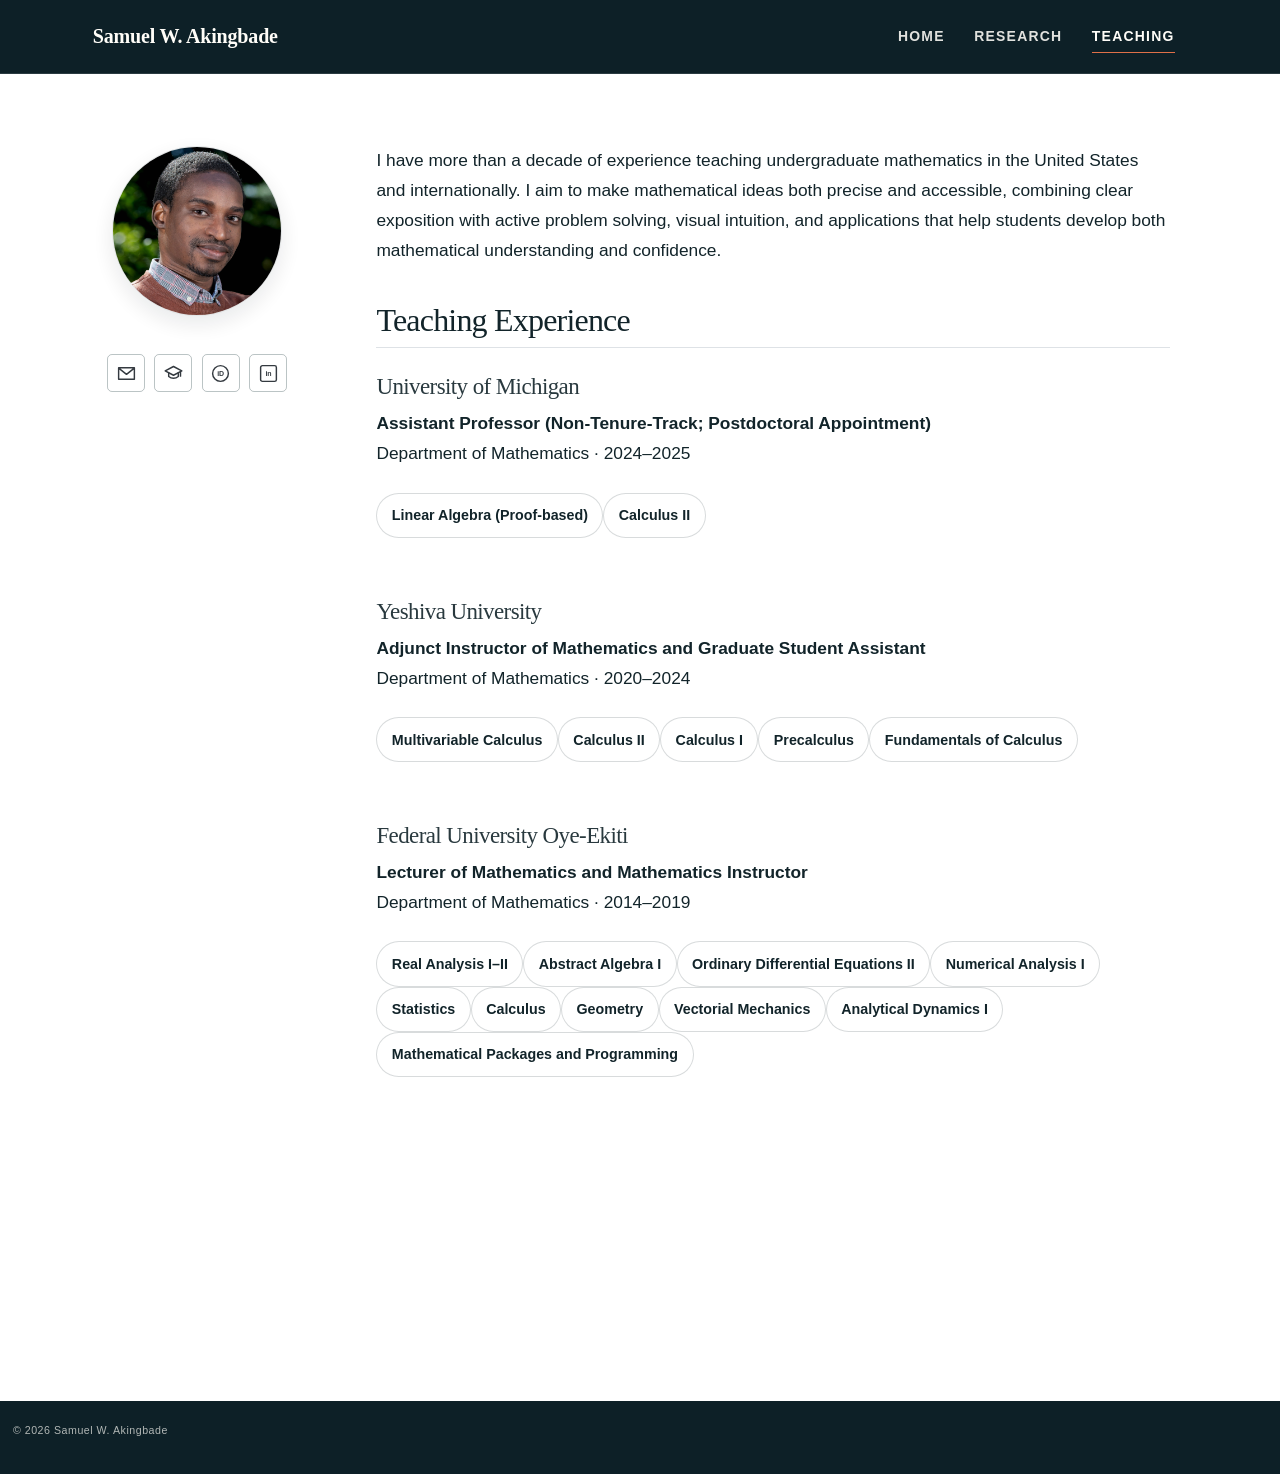
<file: docs/teaching.html>
<!DOCTYPE html>
<html xmlns="http://www.w3.org/1999/xhtml" lang="en" xml:lang="en"><head>

<meta charset="utf-8">
<meta name="generator" content="quarto-1.9.38">

<meta name="viewport" content="width=device-width, initial-scale=1.0, user-scalable=yes">


<title>Teaching – Samuel W. Akingbade</title>
<style>
/* Default styles provided by pandoc.
** See https://pandoc.org/MANUAL.html#variables-for-html for config info.
*/
code{white-space: pre-wrap;}
span.smallcaps{font-variant: small-caps;}
div.columns{display: flex; gap: min(4vw, 1.5em);}
div.column{flex: auto; overflow-x: auto;}
div.hanging-indent{margin-left: 1.5em; text-indent: -1.5em;}
ul.task-list{list-style: none;}
ul.task-list li input[type="checkbox"] {
  width: 0.8em;
  margin: 0 0.8em 0.2em -1em; /* quarto-specific, see https://github.com/quarto-dev/quarto-cli/issues/4556 */ 
  vertical-align: middle;
}
</style>


<script src="site_libs/quarto-nav/quarto-nav.js"></script>
<script src="site_libs/clipboard/clipboard.min.js"></script>
<script src="site_libs/quarto-html/quarto.js" type="module"></script>
<script src="site_libs/quarto-html/tabsets/tabsets.js" type="module"></script>
<script src="site_libs/quarto-html/popper.min.js"></script>
<script src="site_libs/quarto-html/tippy.umd.min.js"></script>
<script src="site_libs/quarto-html/anchor.min.js"></script>
<link href="site_libs/quarto-html/tippy.css" rel="stylesheet">
<link href="site_libs/quarto-html/quarto-syntax-highlighting-15634bcf2e68342d4ad2dfa704d543f6.css" rel="stylesheet" id="quarto-text-highlighting-styles">
<script src="site_libs/bootstrap/bootstrap.min.js"></script>
<link href="site_libs/bootstrap/bootstrap-icons.css" rel="stylesheet">
<link href="site_libs/bootstrap/bootstrap-158031087360bce0ff56dc785ce39e06.min.css" rel="stylesheet" append-hash="true" id="quarto-bootstrap" data-mode="light">
<script id="quarto-search-options" type="application/json">{
  "language": {
    "search-no-results-text": "No results",
    "search-matching-documents-text": "matching documents",
    "search-copy-link-title": "Copy link to search",
    "search-hide-matches-text": "Hide additional matches",
    "search-more-match-text": "more match in this document",
    "search-more-matches-text": "more matches in this document",
    "search-clear-button-title": "Clear",
    "search-text-placeholder": "",
    "search-detached-cancel-button-title": "Cancel",
    "search-submit-button-title": "Submit",
    "search-label": "Search"
  }
}</script>
<style>html{ scroll-behavior: smooth; }</style>


<link rel="stylesheet" href="styles.css">
<link rel="stylesheet" href="profile-layout.css">
</head>

<body class="nav-fixed profile-page quarto-light">

<div id="quarto-search-results"></div>
  <header id="quarto-header" class="headroom fixed-top">
    <nav class="navbar navbar-expand " data-bs-theme="dark">
      <div class="navbar-container container-fluid">
      <div class="navbar-brand-container mx-auto">
    <a class="navbar-brand" href="./index.html">
    <span class="navbar-title">Samuel W. Akingbade</span>
    </a>
  </div>
          <ul class="navbar-nav navbar-nav-scroll ms-auto">
  <li class="nav-item">
    <a class="nav-link" href="./index.html"> 
<span class="menu-text">Home</span></a>
  </li>  
  <li class="nav-item">
    <a class="nav-link" href="./research.html"> 
<span class="menu-text">Research</span></a>
  </li>  
  <li class="nav-item">
    <a class="nav-link active" href="./teaching.html" aria-current="page"> 
<span class="menu-text">Teaching</span></a>
  </li>  
</ul>
          <div class="quarto-navbar-tools">
</div>
      </div> <!-- /container-fluid -->
    </nav>
</header>
<!-- content -->
<div id="quarto-content" class="quarto-container page-columns page-rows-contents page-layout-full page-navbar">
<!-- sidebar -->
<!-- margin-sidebar -->
    
<!-- main -->
<main class="content column-page" id="quarto-document-content">

<header id="title-block-header" class="quarto-title-block default">
<div class="quarto-title">
<h1 class="title">Teaching</h1>
</div>



<div class="quarto-title-meta column-page">

    
  
    
  </div>
  


</header>


<div class="profile-layout">
<div class="profile-column">
<div class="profile-card">
<p><img class="profile-photo" src="assets/samuel2.jpg" alt="Portrait of Samuel W. Akingbade"></p>
<nav class="profile-socials" aria-label="Academic and professional profiles">
<p><a href="mailto:sakingba@umich.edu" aria-label="Email Samuel W. Akingbade" title="Email"> <svg viewbox="0 0 24 24" aria-hidden="true"> <path d="M3 5.5h18v13H3zM4.5 7l7.5 6 7.5-6"></path> </svg> </a></p>
<p><a href="https://scholar.google.com/citations?user=kLtMpTAAAAAJ&amp;hl=en&amp;authuser=1&amp;oi=sra" target="_blank" rel="noopener" aria-label="Google Scholar" title="Google Scholar"> <svg viewbox="0 0 24 24" aria-hidden="true"> <path d="M2.5 9 12 4l9.5 5L12 14 2.5 9Z"></path> <path d="M6.5 11.2v4.3c1.6 1.3 3.5 2 5.5 2s3.9-.7 5.5-2v-4.3"></path> <path d="M20 10v5"></path> </svg> </a></p>
<p><a href="https://orcid.org/0000-0002-6515-4073" target="_blank" rel="noopener" aria-label="ORCID" title="ORCID"> <svg viewbox="0 0 24 24" aria-hidden="true" class="icon-text-svg"> <circle cx="12" cy="12" r="9"></circle> <text x="12" y="15.2" text-anchor="middle">iD</text> </svg> </a></p>
<!-- <a href="https://www.researchgate.net/profile/Samuel-Akingbade-2" target="_blank" rel="noopener" aria-label="ResearchGate" title="ResearchGate">
      <svg viewBox="0 0 24 24" aria-hidden="true" class="icon-text-svg">
        <text x="12" y="15.2" text-anchor="middle">RG</text>
      </svg>
    </a> -->
<p><a href="https://www.linkedin.com/in/samuelwale" target="_blank" rel="noopener" aria-label="LinkedIn" title="LinkedIn"> <svg viewbox="0 0 24 24" aria-hidden="true" class="icon-text-svg"> <rect x="3" y="3" width="18" height="18" rx="2"></rect> <text x="12" y="15.2" text-anchor="middle">in</text> </svg> </a></p>
<!-- <a href="https://scholar.google.com/citations?user=kLtMpTAAAAAJ&hl=en&authuser=1&oi=sra" target="_blank"
       rel="noopener" aria-label="Google Scholar" title="Google Scholar">
      <img src="/includes/google_scholar.svg" alt="">
    </a>

    <a href="https://www.linkedin.com/in/samuelwale" target="_blank"
       rel="noopener" aria-label="LinkedIn" title="LinkedIn">
      <img src="/includes/linkedin.svg" alt="">
    </a>

    <a href="https://orcid.org/0000-0002-6515-4073" target="_blank"
       rel="noopener" aria-label="ORCID" title="ORCID">
      <img src="/includes/ORCID.svg" alt="">
    </a> -->
</nav>
</div>
</div>
<div class="page-content">
<p>I have more than a decade of experience teaching undergraduate mathematics in the United States and internationally. I aim to make mathematical ideas both precise and accessible, combining clear exposition with active problem solving, visual intuition, and applications that help students develop both mathematical understanding and confidence.</p>
<section id="teaching-experience" class="level2">
<h2 class="anchored" data-anchor-id="teaching-experience">Teaching Experience</h2>
<section id="university-of-michigan" class="level3">
<h3 class="anchored" data-anchor-id="university-of-michigan">University of Michigan</h3>
<p><strong>Assistant Professor (Non-Tenure-Track; Postdoctoral Appointment)</strong><br>
Department of Mathematics · 2024–2025</p>
<div class="tag-list">
<p><span>Linear Algebra (Proof-based)</span><span>Calculus II</span></p>
</div>
</section>
<section id="yeshiva-university" class="level3">
<h3 class="anchored" data-anchor-id="yeshiva-university">Yeshiva University</h3>
<p><strong>Adjunct Instructor of Mathematics and Graduate Student Assistant</strong><br>
Department of Mathematics · 2020–2024</p>
<div class="tag-list">
<p><span>Multivariable Calculus</span><span>Calculus II</span><span>Calculus I</span><span>Precalculus</span><span>Fundamentals of Calculus</span></p>
</div>
</section>
<section id="federal-university-oye-ekiti" class="level3">
<h3 class="anchored" data-anchor-id="federal-university-oye-ekiti">Federal University Oye-Ekiti</h3>
<p><strong>Lecturer of Mathematics and Mathematics Instructor</strong><br>
Department of Mathematics · 2014–2019</p>
<div class="tag-list">
<p><span>Real Analysis I–II</span><span>Abstract Algebra I</span><span>Ordinary Differential Equations II</span><span>Numerical Analysis I</span><span>Statistics</span><span>Calculus</span><span>Geometry</span><span>Vectorial Mechanics</span><span>Analytical Dynamics I</span><span>Mathematical Packages and Programming</span></p>
</div>
</section>
</section>
</div>
</div>



</main> <!-- /main -->
<script src="assets/site.js"></script>
<script id="quarto-html-after-body" type="application/javascript">
  window.document.addEventListener("DOMContentLoaded", function (event) {
    const icon = "";
    const anchorJS = new window.AnchorJS();
    anchorJS.options = {
      placement: 'right',
      icon: icon
    };
    anchorJS.add('.anchored');
    const isCodeAnnotation = (el) => {
      for (const clz of el.classList) {
        if (clz.startsWith('code-annotation-')) {                     
          return true;
        }
      }
      return false;
    }
    const onCopySuccess = function(e) {
      // button target
      const button = e.trigger;
      // don't keep focus
      button.blur();
      // flash "checked"
      button.classList.add('code-copy-button-checked');
      var currentTitle = button.getAttribute("title");
      button.setAttribute("title", "Copied!");
      let tooltip;
      if (window.bootstrap) {
        button.setAttribute("data-bs-toggle", "tooltip");
        button.setAttribute("data-bs-placement", "left");
        button.setAttribute("data-bs-title", "Copied!");
        tooltip = new bootstrap.Tooltip(button, 
          { trigger: "manual", 
            customClass: "code-copy-button-tooltip",
            offset: [0, -8]});
        tooltip.show();    
      }
      setTimeout(function() {
        if (tooltip) {
          tooltip.hide();
          button.removeAttribute("data-bs-title");
          button.removeAttribute("data-bs-toggle");
          button.removeAttribute("data-bs-placement");
        }
        button.setAttribute("title", currentTitle);
        button.classList.remove('code-copy-button-checked');
      }, 1000);
      // clear code selection
      e.clearSelection();
    }
    const getTextToCopy = function(trigger) {
      const outerScaffold = trigger.parentElement.cloneNode(true);
      const codeEl = outerScaffold.querySelector('code');
      for (const childEl of codeEl.children) {
        if (isCodeAnnotation(childEl)) {
          childEl.remove();
        }
      }
      return codeEl.innerText;
    }
    const clipboard = new window.ClipboardJS('.code-copy-button:not([data-in-quarto-modal])', {
      text: getTextToCopy
    });
    clipboard.on('success', onCopySuccess);
    if (window.document.getElementById('quarto-embedded-source-code-modal')) {
      const clipboardModal = new window.ClipboardJS('.code-copy-button[data-in-quarto-modal]', {
        text: getTextToCopy,
        container: window.document.getElementById('quarto-embedded-source-code-modal')
      });
      clipboardModal.on('success', onCopySuccess);
    }
      var localhostRegex = new RegExp(/^(?:http|https):\/\/localhost\:?[0-9]*\//);
      var mailtoRegex = new RegExp(/^mailto:/);
        var filterRegex = new RegExp('/' + window.location.host + '/');
      var isInternal = (href) => {
          return filterRegex.test(href) || localhostRegex.test(href) || mailtoRegex.test(href);
      }
      // Inspect non-navigation links and adorn them if external
     var links = window.document.querySelectorAll('a[href]:not(.nav-link):not(.navbar-brand):not(.toc-action):not(.sidebar-link):not(.sidebar-item-toggle):not(.pagination-link):not(.no-external):not([aria-hidden]):not(.dropdown-item):not(.quarto-navigation-tool):not(.about-link)');
      for (var i=0; i<links.length; i++) {
        const link = links[i];
        if (!isInternal(link.href)) {
          // undo the damage that might have been done by quarto-nav.js in the case of
          // links that we want to consider external
          if (link.dataset.originalHref !== undefined) {
            link.href = link.dataset.originalHref;
          }
            // target, if specified
            link.setAttribute("target", "_blank");
            if (link.getAttribute("rel") === null) {
              link.setAttribute("rel", "noopener");
            }
        }
      }
    function tippyHover(el, contentFn, onTriggerFn, onUntriggerFn) {
      const config = {
        allowHTML: true,
        maxWidth: 500,
        delay: 100,
        arrow: false,
        appendTo: function(el) {
            return el.parentElement;
        },
        interactive: true,
        interactiveBorder: 10,
        theme: 'quarto',
        placement: 'bottom-start',
      };
      if (contentFn) {
        config.content = contentFn;
      }
      if (onTriggerFn) {
        config.onTrigger = onTriggerFn;
      }
      if (onUntriggerFn) {
        config.onUntrigger = onUntriggerFn;
      }
      window.tippy(el, config); 
    }
    const noterefs = window.document.querySelectorAll('a[role="doc-noteref"]');
    for (var i=0; i<noterefs.length; i++) {
      const ref = noterefs[i];
      tippyHover(ref, function() {
        // use id or data attribute instead here
        let href = ref.getAttribute('data-footnote-href') || ref.getAttribute('href');
        try { href = new URL(href).hash; } catch {}
        const id = href.replace(/^#\/?/, "");
        const note = window.document.getElementById(id);
        if (note) {
          return note.innerHTML;
        } else {
          return "";
        }
      });
    }
    const xrefs = window.document.querySelectorAll('a.quarto-xref');
    const processXRef = (id, note) => {
      // Strip column container classes
      const stripColumnClz = (el) => {
        el.classList.remove("page-full", "page-columns");
        if (el.children) {
          for (const child of el.children) {
            stripColumnClz(child);
          }
        }
      }
      stripColumnClz(note)
      if (id === null || id.startsWith('sec-')) {
        // Special case sections, only their first couple elements
        const container = document.createElement("div");
        if (note.children && note.children.length > 2) {
          container.appendChild(note.children[0].cloneNode(true));
          for (let i = 1; i < note.children.length; i++) {
            const child = note.children[i];
            if (child.tagName === "P" && child.innerText === "") {
              continue;
            } else {
              container.appendChild(child.cloneNode(true));
              break;
            }
          }
          if (window.Quarto?.typesetMath) {
            window.Quarto.typesetMath(container);
          }
          return container.innerHTML
        } else {
          if (window.Quarto?.typesetMath) {
            window.Quarto.typesetMath(note);
          }
          return note.innerHTML;
        }
      } else {
        // Remove any anchor links if they are present
        const anchorLink = note.querySelector('a.anchorjs-link');
        if (anchorLink) {
          anchorLink.remove();
        }
        if (window.Quarto?.typesetMath) {
          window.Quarto.typesetMath(note);
        }
        if (note.classList.contains("callout")) {
          return note.outerHTML;
        } else {
          return note.innerHTML;
        }
      }
    }
    for (var i=0; i<xrefs.length; i++) {
      const xref = xrefs[i];
      tippyHover(xref, undefined, function(instance) {
        instance.disable();
        let url = xref.getAttribute('href');
        let hash = undefined; 
        if (url.startsWith('#')) {
          hash = url;
        } else {
          try { hash = new URL(url).hash; } catch {}
        }
        if (hash) {
          const id = hash.replace(/^#\/?/, "");
          const note = window.document.getElementById(id);
          if (note !== null) {
            try {
              const html = processXRef(id, note.cloneNode(true));
              instance.setContent(html);
            } finally {
              instance.enable();
              instance.show();
            }
          } else {
            // See if we can fetch this
            fetch(url.split('#')[0])
            .then(res => res.text())
            .then(html => {
              const parser = new DOMParser();
              const htmlDoc = parser.parseFromString(html, "text/html");
              const note = htmlDoc.getElementById(id);
              if (note !== null) {
                const html = processXRef(id, note);
                instance.setContent(html);
              } 
            }).finally(() => {
              instance.enable();
              instance.show();
            });
          }
        } else {
          // See if we can fetch a full url (with no hash to target)
          // This is a special case and we should probably do some content thinning / targeting
          fetch(url)
          .then(res => res.text())
          .then(html => {
            const parser = new DOMParser();
            const htmlDoc = parser.parseFromString(html, "text/html");
            const note = htmlDoc.querySelector('main.content');
            if (note !== null) {
              // This should only happen for chapter cross references
              // (since there is no id in the URL)
              // remove the first header
              if (note.children.length > 0 && note.children[0].tagName === "HEADER") {
                note.children[0].remove();
              }
              const html = processXRef(null, note);
              instance.setContent(html);
            } 
          }).finally(() => {
            instance.enable();
            instance.show();
          });
        }
      }, function(instance) {
      });
    }
        let selectedAnnoteEl;
        const selectorForAnnotation = ( cell, annotation) => {
          let cellAttr = 'data-code-cell="' + cell + '"';
          let lineAttr = 'data-code-annotation="' +  annotation + '"';
          const selector = 'span[' + cellAttr + '][' + lineAttr + ']';
          return selector;
        }
        const selectCodeLines = (annoteEl) => {
          const doc = window.document;
          const targetCell = annoteEl.getAttribute("data-target-cell");
          const targetAnnotation = annoteEl.getAttribute("data-target-annotation");
          const annoteSpan = window.document.querySelector(selectorForAnnotation(targetCell, targetAnnotation));
          const lines = annoteSpan.getAttribute("data-code-lines").split(",");
          const lineIds = lines.map((line) => {
            return targetCell + "-" + line;
          })
          let top = null;
          let height = null;
          let parent = null;
          if (lineIds.length > 0) {
              //compute the position of the single el (top and bottom and make a div)
              const el = window.document.getElementById(lineIds[0]);
              top = el.offsetTop;
              height = el.offsetHeight;
              parent = el.parentElement.parentElement;
            if (lineIds.length > 1) {
              const lastEl = window.document.getElementById(lineIds[lineIds.length - 1]);
              const bottom = lastEl.offsetTop + lastEl.offsetHeight;
              height = bottom - top;
            }
            if (top !== null && height !== null && parent !== null) {
              // cook up a div (if necessary) and position it 
              let div = window.document.getElementById("code-annotation-line-highlight");
              if (div === null) {
                div = window.document.createElement("div");
                div.setAttribute("id", "code-annotation-line-highlight");
                div.style.position = 'absolute';
                parent.appendChild(div);
              }
              div.style.top = top - 2 + "px";
              div.style.height = height + 4 + "px";
              div.style.left = 0;
              let gutterDiv = window.document.getElementById("code-annotation-line-highlight-gutter");
              if (gutterDiv === null) {
                gutterDiv = window.document.createElement("div");
                gutterDiv.setAttribute("id", "code-annotation-line-highlight-gutter");
                gutterDiv.style.position = 'absolute';
                const codeCell = window.document.getElementById(targetCell);
                const gutter = codeCell.querySelector('.code-annotation-gutter');
                gutter.appendChild(gutterDiv);
              }
              gutterDiv.style.top = top - 2 + "px";
              gutterDiv.style.height = height + 4 + "px";
            }
            selectedAnnoteEl = annoteEl;
          }
        };
        const unselectCodeLines = () => {
          const elementsIds = ["code-annotation-line-highlight", "code-annotation-line-highlight-gutter"];
          elementsIds.forEach((elId) => {
            const div = window.document.getElementById(elId);
            if (div) {
              div.remove();
            }
          });
          selectedAnnoteEl = undefined;
        };
          // Handle positioning of the toggle
      window.addEventListener(
        "resize",
        throttle(() => {
          elRect = undefined;
          if (selectedAnnoteEl) {
            selectCodeLines(selectedAnnoteEl);
          }
        }, 10)
      );
      function throttle(fn, ms) {
      let throttle = false;
      let timer;
        return (...args) => {
          if(!throttle) { // first call gets through
              fn.apply(this, args);
              throttle = true;
          } else { // all the others get throttled
              if(timer) clearTimeout(timer); // cancel #2
              timer = setTimeout(() => {
                fn.apply(this, args);
                timer = throttle = false;
              }, ms);
          }
        };
      }
        // Attach click handler to the DT
        const annoteDls = window.document.querySelectorAll('dt[data-target-cell]');
        for (const annoteDlNode of annoteDls) {
          annoteDlNode.addEventListener('click', (event) => {
            const clickedEl = event.target;
            if (clickedEl !== selectedAnnoteEl) {
              unselectCodeLines();
              const activeEl = window.document.querySelector('dt[data-target-cell].code-annotation-active');
              if (activeEl) {
                activeEl.classList.remove('code-annotation-active');
              }
              selectCodeLines(clickedEl);
              clickedEl.classList.add('code-annotation-active');
            } else {
              // Unselect the line
              unselectCodeLines();
              clickedEl.classList.remove('code-annotation-active');
            }
          });
        }
    const findCites = (el) => {
      const parentEl = el.parentElement;
      if (parentEl) {
        const cites = parentEl.dataset.cites;
        if (cites) {
          return {
            el,
            cites: cites.split(' ')
          };
        } else {
          return findCites(el.parentElement)
        }
      } else {
        return undefined;
      }
    };
    var bibliorefs = window.document.querySelectorAll('a[role="doc-biblioref"]');
    for (var i=0; i<bibliorefs.length; i++) {
      const ref = bibliorefs[i];
      const citeInfo = findCites(ref);
      if (citeInfo) {
        tippyHover(citeInfo.el, function() {
          var popup = window.document.createElement('div');
          citeInfo.cites.forEach(function(cite) {
            var citeDiv = window.document.createElement('div');
            citeDiv.classList.add('hanging-indent');
            citeDiv.classList.add('csl-entry');
            var biblioDiv = window.document.getElementById('ref-' + cite);
            if (biblioDiv) {
              citeDiv.innerHTML = biblioDiv.innerHTML;
            }
            popup.appendChild(citeDiv);
          });
          return popup.innerHTML;
        });
      }
    }
  });
  </script>
</div> <!-- /content -->
<footer class="footer">
  <div class="nav-footer">
    <div class="nav-footer-left">
<p>© 2026 Samuel W. Akingbade</p>
</div>   
    <div class="nav-footer-center">
      &nbsp;
    </div>
    <div class="nav-footer-right">
      &nbsp;
    </div>
  </div>
</footer>




<script src="site_libs/quarto-html/zenscroll-min.js"></script>
</body></html>
</file>
<file: docs/site_libs/quarto-html/tippy.css>
.tippy-box[data-animation=fade][data-state=hidden]{opacity:0}[data-tippy-root]{max-width:calc(100vw - 10px)}.tippy-box{position:relative;background-color:#333;color:#fff;border-radius:4px;font-size:14px;line-height:1.4;white-space:normal;outline:0;transition-property:transform,visibility,opacity}.tippy-box[data-placement^=top]>.tippy-arrow{bottom:0}.tippy-box[data-placement^=top]>.tippy-arrow:before{bottom:-7px;left:0;border-width:8px 8px 0;border-top-color:initial;transform-origin:center top}.tippy-box[data-placement^=bottom]>.tippy-arrow{top:0}.tippy-box[data-placement^=bottom]>.tippy-arrow:before{top:-7px;left:0;border-width:0 8px 8px;border-bottom-color:initial;transform-origin:center bottom}.tippy-box[data-placement^=left]>.tippy-arrow{right:0}.tippy-box[data-placement^=left]>.tippy-arrow:before{border-width:8px 0 8px 8px;border-left-color:initial;right:-7px;transform-origin:center left}.tippy-box[data-placement^=right]>.tippy-arrow{left:0}.tippy-box[data-placement^=right]>.tippy-arrow:before{left:-7px;border-width:8px 8px 8px 0;border-right-color:initial;transform-origin:center right}.tippy-box[data-inertia][data-state=visible]{transition-timing-function:cubic-bezier(.54,1.5,.38,1.11)}.tippy-arrow{width:16px;height:16px;color:#333}.tippy-arrow:before{content:"";position:absolute;border-color:transparent;border-style:solid}.tippy-content{position:relative;padding:5px 9px;z-index:1}
</file>
<file: docs/site_libs/quarto-html/quarto-syntax-highlighting-15634bcf2e68342d4ad2dfa704d543f6.css>
/* quarto syntax highlight colors */
:root {
  --quarto-hl-ot-color: #003B4F;
  --quarto-hl-at-color: #657422;
  --quarto-hl-ss-color: #20794D;
  --quarto-hl-an-color: #5E5E5E;
  --quarto-hl-fu-color: #4758AB;
  --quarto-hl-st-color: #20794D;
  --quarto-hl-cf-color: #003B4F;
  --quarto-hl-op-color: #5E5E5E;
  --quarto-hl-er-color: #AD0000;
  --quarto-hl-bn-color: #AD0000;
  --quarto-hl-al-color: #AD0000;
  --quarto-hl-va-color: #111111;
  --quarto-hl-bu-color: inherit;
  --quarto-hl-ex-color: inherit;
  --quarto-hl-pp-color: #AD0000;
  --quarto-hl-in-color: #5E5E5E;
  --quarto-hl-vs-color: #20794D;
  --quarto-hl-wa-color: #5E5E5E;
  --quarto-hl-do-color: #5E5E5E;
  --quarto-hl-im-color: #00769E;
  --quarto-hl-ch-color: #20794D;
  --quarto-hl-dt-color: #AD0000;
  --quarto-hl-fl-color: #AD0000;
  --quarto-hl-co-color: #5E5E5E;
  --quarto-hl-cv-color: #5E5E5E;
  --quarto-hl-cn-color: #8f5902;
  --quarto-hl-sc-color: #5E5E5E;
  --quarto-hl-dv-color: #AD0000;
  --quarto-hl-kw-color: #003B4F;
}

/* other quarto variables */
:root {
  --quarto-font-monospace: SFMono-Regular, Menlo, Monaco, Consolas, "Liberation Mono", "Courier New", monospace;
}

/* syntax highlight based on Pandoc's rules */
pre > code.sourceCode > span {
  color: #003B4F;
}

code.sourceCode > span {
  color: #003B4F;
}

div.sourceCode,
div.sourceCode pre.sourceCode {
  color: #003B4F;
}

/* Normal */
code span {
  color: #003B4F;
}

/* Alert */
code span.al {
  color: #AD0000;
  font-style: inherit;
}

/* Annotation */
code span.an {
  color: #5E5E5E;
  font-style: inherit;
}

/* Attribute */
code span.at {
  color: #657422;
  font-style: inherit;
}

/* BaseN */
code span.bn {
  color: #AD0000;
  font-style: inherit;
}

/* BuiltIn */
code span.bu {
  font-style: inherit;
}

/* ControlFlow */
code span.cf {
  color: #003B4F;
  font-weight: bold;
  font-style: inherit;
}

/* Char */
code span.ch {
  color: #20794D;
  font-style: inherit;
}

/* Constant */
code span.cn {
  color: #8f5902;
  font-style: inherit;
}

/* Comment */
code span.co {
  color: #5E5E5E;
  font-style: inherit;
}

/* CommentVar */
code span.cv {
  color: #5E5E5E;
  font-style: italic;
}

/* Documentation */
code span.do {
  color: #5E5E5E;
  font-style: italic;
}

/* DataType */
code span.dt {
  color: #AD0000;
  font-style: inherit;
}

/* DecVal */
code span.dv {
  color: #AD0000;
  font-style: inherit;
}

/* Error */
code span.er {
  color: #AD0000;
  font-style: inherit;
}

/* Extension */
code span.ex {
  font-style: inherit;
}

/* Float */
code span.fl {
  color: #AD0000;
  font-style: inherit;
}

/* Function */
code span.fu {
  color: #4758AB;
  font-style: inherit;
}

/* Import */
code span.im {
  color: #00769E;
  font-style: inherit;
}

/* Information */
code span.in {
  color: #5E5E5E;
  font-style: inherit;
}

/* Keyword */
code span.kw {
  color: #003B4F;
  font-weight: bold;
  font-style: inherit;
}

/* Operator */
code span.op {
  color: #5E5E5E;
  font-style: inherit;
}

/* Other */
code span.ot {
  color: #003B4F;
  font-style: inherit;
}

/* Preprocessor */
code span.pp {
  color: #AD0000;
  font-style: inherit;
}

/* SpecialChar */
code span.sc {
  color: #5E5E5E;
  font-style: inherit;
}

/* SpecialString */
code span.ss {
  color: #20794D;
  font-style: inherit;
}

/* String */
code span.st {
  color: #20794D;
  font-style: inherit;
}

/* Variable */
code span.va {
  color: #111111;
  font-style: inherit;
}

/* VerbatimString */
code span.vs {
  color: #20794D;
  font-style: inherit;
}

/* Warning */
code span.wa {
  color: #5E5E5E;
  font-style: italic;
}

.prevent-inlining {
  content: "</";
}

/*# sourceMappingURL=f23921c56f73e400b49028c9186a1aa0.css.map */
</file>
<file: docs/styles.css>
/* -------------------------------------------------------------
   Samuel W. Akingbade — original academic website theme
   ------------------------------------------------------------- */

   
:root {
  --paper: #ffffff;
  --paper-deep: #f3f6f5;
  --ink: #12242a;
  --muted: #5d6a6b;
  --line: rgba(18, 36, 42, 0.16);
  --panel: #0d2027;
  --teal: #167c78;
  --teal-light: #98dccf;
  --coral: #df7048;
  --white: #fffdf8;
  --shadow: 0 22px 65px rgba(19, 36, 42, 0.13);
  --serif: "Iowan Old Style", "Palatino Linotype", "Book Antiqua", Palatino, Georgia, serif;
  --sans: Inter, ui-sans-serif, -apple-system, BlinkMacSystemFont, "Segoe UI", sans-serif;
}

html {
  scroll-behavior: smooth;
}

body {
  background: var(--paper);
  color: var(--ink);
  font-family: var(--sans);
  font-size: 1.02rem;
  line-height: 1.72;
  overflow-x: hidden;
}

/* body::before {
  content: "";
  position: fixed;
  inset: 0;
  z-index: -1;
  pointer-events: none;
  background:
    radial-gradient(circle at 15% 12%, rgba(22, 124, 120, 0.07), transparent 27rem),
    radial-gradient(circle at 83% 72%, rgba(223, 112, 72, 0.055), transparent 25rem);
} */

body::before {
  display: none;
}

a {
  color: var(--teal);
  text-decoration-thickness: 0.08em;
  text-underline-offset: 0.18em;
}

a:hover,
a:focus {
  color: #0e5f5c;
}

h1,
h2,
h3,
h4 {
  color: var(--ink);
  font-family: var(--serif);
  font-weight: 500;
  letter-spacing: -0.025em;
}

h2 {
  font-size: clamp(1.55rem, 2.5vw, 1.95rem);
  line-height: 1.12;
  margin-top: 1.1em;
}

h3 {
  font-size: 1.35rem;
}

/* Navbar */

.navbar > .container-fluid {
  max-width: 1120px;
  margin-inline: auto;
}

.navbar {
  min-height: 74px;
  padding: 0.55rem clamp(1.1rem, 4vw, 4.7rem);
  background: rgba(243, 240, 232, 0.88) !important;
  border-bottom: 1px solid var(--line);
  backdrop-filter: blur(15px);
  -webkit-backdrop-filter: blur(15px);
}

.navbar-brand {
  color: var(--ink) !important;
  font-family: var(--serif);
  font-size: 1.18rem;
  font-weight: 600;
  letter-spacing: -0.01em;
}

.navbar-nav {
  align-items: center;
  gap: 0.25rem;
}

.navbar-nav .nav-link {
  position: relative;
  color: var(--ink) !important;
  font-size: 0.82rem;
  font-weight: 650;
  letter-spacing: 0.09em;
  padding: 0.7rem 0.74rem !important;
  text-transform: uppercase;
}

.navbar-nav .nav-link::after {
  content: "";
  position: absolute;
  right: 0.72rem;
  bottom: 0.46rem;
  left: 0.72rem;
  height: 1px;
  background: var(--coral);
  transform: scaleX(0);
  transform-origin: left;
  transition: transform 180ms ease;
}

.navbar-nav .nav-link:hover::after,
.navbar-nav .nav-link.active::after {
  transform: scaleX(1);
}

.navbar-toggler {
  border: 1px solid var(--line);
  border-radius: 999px;
}

/* Quarto content shell */

#quarto-content {
  padding-top: 0;
}

main.content {
  max-width: 980px;
  padding: 4.5rem 1.3rem 7rem;
}

body.home-page main.content {
  max-width: none;
  padding: 0;
}

.quarto-title-block {
  display: none;
}

.content-band {
  width: min(1180px, calc(100% - 2.2rem));
  margin-inline: auto;
}

.section-kicker,
.eyebrow,
.contact-label {
  color: var(--teal);
  font-size: 0.73rem;
  font-weight: 750;
  letter-spacing: 0.19em;
  line-height: 1.4;
  text-transform: uppercase;
}

/* Homepage hero */

.hero-shell {
  display: grid;
  grid-template-columns: minmax(0, 0.94fr) minmax(420px, 1.06fr);
  min-height: calc(100vh - 74px);
  background: var(--paper);
}

.hero-copy {
  display: flex;
  flex-direction: column;
  justify-content: center;
  padding: clamp(4rem, 8vw, 8.4rem) clamp(2rem, 7vw, 8rem);
}

.hero-copy h1 {
  max-width: 790px;
  margin: 0.38rem 0 1.55rem;
  font-size: clamp(4rem, 7.2vw, 8.4rem);
  line-height: 0.84;
  letter-spacing: -0.064em;
}

.hero-copy h1 span {
  color: var(--teal);
  font-style: italic;
}

.hero-role {
  max-width: 680px;
  margin: 0;
  color: var(--muted);
  font-family: var(--serif);
  font-size: clamp(1.2rem, 1.8vw, 1.65rem);
  line-height: 1.5;
}

.hero-actions {
  display: flex;
  flex-wrap: wrap;
  gap: 0.85rem;
  margin-top: 2.4rem;
}

.button {
  display: inline-flex;
  align-items: center;
  justify-content: center;
  gap: 0.7rem;
  min-height: 48px;
  padding: 0.75rem 1.15rem;
  border: 1px solid var(--ink);
  border-radius: 999px;
  font-size: 0.82rem;
  font-weight: 700;
  letter-spacing: 0.055em;
  text-decoration: none;
  text-transform: uppercase;
  transition: transform 160ms ease, box-shadow 160ms ease, background 160ms ease;
}

.button:hover {
  transform: translateY(-2px);
}

.button-primary {
  color: var(--white) !important;
  background: var(--ink);
  box-shadow: 0 12px 30px rgba(18, 36, 42, 0.14);
}

.button-primary:hover {
  background: var(--teal);
  border-color: var(--teal);
  box-shadow: 0 15px 34px rgba(22, 124, 120, 0.22);
}

.button-secondary {
  color: var(--ink) !important;
  background: transparent;
}

.button-secondary:hover {
  background: rgba(255, 255, 255, 0.62);
}

.hero-note {
  margin: auto 0 0;
  padding-top: 3rem;
  color: var(--muted);
  font-size: 0.78rem;
  letter-spacing: 0.08em;
  text-transform: uppercase;
}

.hero-visual {
  position: relative;
  min-height: 620px;
  overflow: hidden;
  background:
    radial-gradient(circle at 70% 30%, rgba(22, 124, 120, 0.28), transparent 34%),
    radial-gradient(circle at 28% 76%, rgba(223, 112, 72, 0.18), transparent 31%),
    var(--panel);
  box-shadow: inset 1px 0 rgba(255, 255, 255, 0.06);
}

.hero-visual::after {
  content: "";
  position: absolute;
  inset: 0;
  pointer-events: none;
  background: linear-gradient(145deg, rgba(255, 255, 255, 0.04), transparent 35%, rgba(0, 0, 0, 0.12));
}

#math-canvas {
  position: absolute;
  inset: 0;
  width: 100%;
  height: 100%;
}

.visual-label {
  position: absolute;
  z-index: 2;
  color: rgba(255, 253, 248, 0.66);
  font-size: 0.66rem;
  font-weight: 700;
  letter-spacing: 0.18em;
  text-transform: uppercase;
}

.visual-label-top {
  top: 2rem;
  left: 2rem;
}

.visual-label-bottom {
  right: 2rem;
  bottom: 2rem;
}

.visual-axis {
  position: absolute;
  z-index: 2;
  background: rgba(255, 255, 255, 0.25);
}

.visual-axis-x {
  right: 2rem;
  bottom: 3.2rem;
  width: 64px;
  height: 1px;
}

.visual-axis-y {
  right: 2rem;
  bottom: 3.2rem;
  width: 1px;
  height: 64px;
}

/* Homepage sections */

.home-intro {
  display: grid;
  grid-template-columns: 0.28fr 1fr;
  gap: clamp(2rem, 6vw, 8rem);
  padding-block: clamp(5.5rem, 10vw, 10rem);
  border-bottom: 1px solid var(--line);
}

.home-intro h2 {
  max-width: 780px;
  margin: 0 0 1.2rem;
}

.home-intro p:not(.section-kicker) {
  max-width: 790px;
  color: var(--muted);
  font-size: 1.15rem;
}

.text-link {
  display: inline-block;
  margin-top: 1rem;
  color: var(--ink);
  font-weight: 700;
  text-decoration: none;
}

.text-link:hover {
  color: var(--teal);
}

.focus-grid {
  display: grid;
  grid-template-columns: repeat(3, minmax(0, 1fr));
  padding-block: 0 7rem;
}

.focus-card {
  min-height: 310px;
  padding: 2rem 2.2rem 2.5rem;
  border-right: 1px solid var(--line);
  border-bottom: 1px solid var(--line);
}

.focus-card:first-child {
  border-left: 1px solid var(--line);
}

.card-number,
.research-index,
.publication-year {
  color: var(--coral);
  font-family: var(--serif);
  font-size: 0.96rem;
  font-style: italic;
}

.focus-card h3 {
  margin-top: 4.2rem;
  margin-bottom: 1rem;
}

.focus-card p {
  color: var(--muted);
}

.home-closing {
  display: grid;
  grid-template-columns: 1fr auto;
  gap: 3rem;
  align-items: center;
  padding-block: 1rem 8rem;
}

.home-closing h2 {
  max-width: 860px;
  margin-top: 0.6rem;
}

.circle-link {
  display: flex;
  flex-direction: column;
  justify-content: space-between;
  width: 170px;
  height: 170px;
  padding: 1.35rem;
  color: var(--white) !important;
  background: var(--teal);
  border-radius: 50%;
  text-decoration: none;
  transition: transform 200ms ease, background 200ms ease;
}

.circle-link:hover {
  background: var(--coral);
  transform: rotate(-4deg) scale(1.03);
}

.circle-link b {
  align-self: flex-end;
  font-size: 1.6rem;
  font-weight: 400;
}

/* Inner pages */

.page-intro {
  position: relative;
  margin: -4.5rem calc(50% - 50vw) 4.5rem;
  padding: clamp(5rem, 9vw, 8rem) max(1.3rem, calc((100vw - 980px) / 2));
  overflow: hidden;
  color: var(--white);
  background: var(--panel);
}

.page-intro::after {
  content: "";
  position: absolute;
  top: -155px;
  right: max(4vw, 30px);
  width: 430px;
  height: 430px;
  border: 1px solid rgba(152, 220, 207, 0.2);
  border-radius: 46% 54% 57% 43%;
  box-shadow:
    0 0 0 45px rgba(152, 220, 207, 0.035),
    0 0 0 100px rgba(223, 112, 72, 0.025);
  transform: rotate(18deg);
}

.page-intro h1 {
  position: relative;
  z-index: 1;
  max-width: 780px;
  margin: 0.35rem 0 0.9rem;
  color: var(--white);
  font-size: clamp(3.4rem, 8vw, 6.9rem);
  line-height: 0.95;
}

.page-intro .section-kicker {
  position: relative;
  z-index: 1;
  color: var(--teal-light);
}

.page-lead {
  position: relative;
  z-index: 1;
  max-width: 690px;
  margin: 0;
  color: rgba(255, 253, 248, 0.72);
  font-family: var(--serif);
  font-size: clamp(1.15rem, 2vw, 1.55rem);
  line-height: 1.48;
}

main.content > h2 {
  margin-top: 3.5rem;
}

.research-list {
  margin-top: 2rem;
  border-top: 1px solid var(--line);
}

.research-item {
  display: grid;
  grid-template-columns: 70px 1fr;
  gap: 1.2rem;
  padding: 2rem 0 2.35rem;
  border-bottom: 1px solid var(--line);
}

.research-item h3 {
  margin-top: 0;
  margin-bottom: 0.45rem;
}

.research-item p {
  max-width: 730px;
  margin-bottom: 0;
  color: var(--muted);
}

.publication-entry {
  display: grid;
  grid-template-columns: 90px 1fr;
  gap: 1rem;
  padding: 2rem 0;
  border-top: 1px solid var(--line);
}

.publication-entry h3 {
  margin-top: 0;
}

.tag-list {
  display: flex;
  flex-wrap: wrap;
  gap: 0.65rem;
  margin: 1.4rem 0 2.5rem;
}

.tag-list span {
  display: inline-flex;
  padding: 0.55rem 0.85rem;
  border: 1px solid var(--line);
  border-radius: 999px;
  background: rgba(255, 255, 255, 0.3);
  font-size: 0.84rem;
  font-weight: 650;
}

.contact-panel {
  display: grid;
  grid-template-columns: repeat(2, minmax(0, 1fr));
  margin-top: 2rem;
  border-top: 1px solid var(--line);
  border-left: 1px solid var(--line);
}

.contact-panel > div {
  min-height: 190px;
  padding: 2rem;
  border-right: 1px solid var(--line);
  border-bottom: 1px solid var(--line);
}

.contact-value {
  margin-top: 2.8rem;
  font-family: var(--serif);
  font-size: 1.25rem;
}

/* Footer */

.nav-footer {
  padding: 1.2rem clamp(1.1rem, 4vw, 4.7rem);
  color: rgba(255, 253, 248, 0.68);
  background: var(--panel);
  border-top: 0;
  font-size: 0.76rem;
  letter-spacing: 0.04em;
}

.nav-footer a {
  color: var(--teal-light);
}

/* Responsive */

@media (max-width: 980px) {
  .hero-shell {
    grid-template-columns: 1fr;
  }

  .hero-copy {
    min-height: 670px;
  }

  .hero-visual {
    min-height: 600px;
  }

  .home-intro {
    grid-template-columns: 1fr;
    gap: 1.5rem;
  }

  .focus-grid {
    grid-template-columns: 1fr;
  }

  .focus-card,
  .focus-card:first-child {
    min-height: auto;
    border-left: 1px solid var(--line);
  }

  .focus-card h3 {
    margin-top: 2.4rem;
  }
}

@media (max-width: 720px) {
  body {
    font-size: 0.98rem;
  }

  .navbar {
    padding-inline: 1rem;
  }

  .navbar-collapse {
    padding: 0.8rem 0 1.15rem;
  }

  .navbar-nav {
    align-items: flex-start;
  }

  .hero-copy {
    min-height: 610px;
    padding: 4.2rem 1.25rem 3rem;
  }

  .hero-copy h1 {
    font-size: clamp(3.65rem, 18vw, 5.35rem);
  }

  .hero-visual {
    min-height: 520px;
  }

  .hero-actions {
    align-items: stretch;
    flex-direction: column;
  }

  .button {
    width: 100%;
  }

  .hero-note {
    margin-top: 2.4rem;
  }

  .home-intro,
  .focus-grid,
  .home-closing {
    width: min(100% - 1.5rem, 1180px);
  }

  .home-closing {
    grid-template-columns: 1fr;
  }

  .circle-link {
    width: 145px;
    height: 145px;
  }

  main.content {
    padding-inline: 1rem;
  }

  .page-intro {
    margin-inline: calc(50% - 50vw);
    padding-inline: 1rem;
  }

  .page-intro::after {
    right: -180px;
  }

  .research-item,
  .publication-entry,
  .contact-panel {
    grid-template-columns: 1fr;
  }

  .research-item {
    gap: 0.25rem;
  }
}

@media (prefers-reduced-motion: reduce) {
  *,
  *::before,
  *::after {
    scroll-behavior: auto !important;
    transition-duration: 0.01ms !important;
    animation-duration: 0.01ms !important;
    animation-iteration-count: 1 !important;
  }
}

/* =============================================================
   Dark green top navigation bar
   ============================================================= */

.navbar {
  background: var(--panel) !important;
  border-bottom: 1px solid rgba(255, 255, 255, 0.12);
  box-shadow: none;
}



/* Your name on the left */
.navbar-brand,
.navbar-brand:hover,
.navbar-brand:focus {
  color: var(--white) !important;
}

/* Navigation links */
.navbar-nav .nav-link {
  color: rgba(255, 253, 248, 0.88) !important;
}

.navbar-nav .nav-link:hover,
.navbar-nav .nav-link:focus,
.navbar-nav .nav-link.active {
  color: var(--white) !important;
}

/* Underline beneath active or hovered page */
.navbar-nav .nav-link::after {
  background: var(--coral);
}

/* Mobile menu button */
.navbar-toggler {
  border-color: rgba(255, 255, 255, 0.35);
}

.navbar-toggler-icon {
  filter: invert(1) brightness(2);
}


@media (max-width: 720px) {

  /* Allow navbar to use two rows on phones */
  .navbar > .container-fluid {
    flex-wrap: wrap;
  }

  /* Show full name */
  .navbar-brand {
    max-width: none;
    overflow: visible;
    text-overflow: clip;
    white-space: nowrap;
    font-size: 1rem;
  }

  /* Put navigation on its own row */
  .navbar-collapse {
    display: flex !important;
    flex-basis: 100%;
    width: 100%;
  }

  /* Keep Home / Research / Teaching horizontal */
  .navbar-nav {
    flex-direction: row !important;
    width: 100%;
    justify-content: flex-end;
    align-items: center;
  }

  .navbar-nav .nav-link {
    font-size: 0.75rem;
    padding: 0.35rem 0.45rem !important;
  }
}
</file>
<file: docs/profile-layout.css>
/* Reusable portrait-and-content layout for Quarto pages */

.profile-page .quarto-title-block {
  display: none;
}

.profile-page main.content,
.profile-page #quarto-content > main {
  max-width: 1120px;
}

.profile-layout {
  display: grid;
  grid-template-columns: 205px minmax(0, 1fr);
  column-gap: clamp(2.5rem, 6vw, 5rem);
  align-items: start;
  margin: 2.4rem auto 4rem;
}

.profile-column {
  grid-column: 1;
  min-width: 0;
}

.profile-card {
  position: sticky;
  top: 7rem;
  display: flex;
  flex-direction: column;
  align-items: center;
}

.profile-photo {
  display: block;
  width: 170px;
  height: 170px;
  object-fit: cover;
  object-position: center;
  border-radius: 50%;
  border: 1px solid rgba(14, 43, 49, 0.12);
  box-shadow: 0 8px 24px rgba(14, 43, 49, 0.10);
}

.profile-socials {
  display: flex;
  flex-wrap: wrap;
  justify-content: center;
  gap: 0.55rem;
  max-width: 190px;
  margin-top: 1.25rem;
}

.profile-socials a {
  display: inline-flex;
  align-items: center;
  justify-content: center;
  width: 38px;
  height: 38px;
  color: var(--bs-body-color, #183038);
  background: transparent;
  border: 1px solid rgba(14, 43, 49, 0.28);
  border-radius: 5px;
  text-decoration: none;
  transition: transform 150ms ease, background-color 150ms ease,
    border-color 150ms ease;
}

.profile-socials a:hover,
.profile-socials a:focus-visible {
  color: #fff;
  background: #173f46;
  border-color: #173f46;
  transform: translateY(-2px);
}

.profile-socials svg {
  width: 21px;
  height: 21px;
  fill: none;
  stroke: currentColor;
  stroke-width: 1.65;
  stroke-linecap: round;
  stroke-linejoin: round;
}

.profile-socials .icon-text-svg text {
  fill: currentColor;
  stroke: none;
  font-family: Arial, Helvetica, sans-serif;
  font-size: 8px;
  font-weight: 700;
  letter-spacing: -0.2px;
}

.page-content {
  grid-column: 2;
  min-width: 0;
}

.page-content > h1:first-child {
  margin-top: 0;
  margin-bottom: 1.7rem;
  padding-bottom: 0.65rem;
  border-bottom: 1px solid rgba(14, 43, 49, 0.14);
}

.page-content > h2 {
  margin-top: 2.6rem;
}

.page-content > h2:first-of-type {
  margin-top: 1.8rem;
}

/* Prevent long links and publication titles from breaking the grid. */
.page-content,
.page-content p,
.page-content li,
.page-content a {
  overflow-wrap: anywhere;
}

@media (max-width: 600px) {
  .profile-layout {
    grid-template-columns: 1fr;
    row-gap: 2.25rem;
    margin-top: 1.5rem;
  }

  .profile-column,
  .page-content {
    grid-column: 1;
  }

  .profile-card {
    position: static;
  }

  .profile-photo {
    width: 145px;
    height: 145px;
    aspect-ratio: 1 / 1;
    border-radius: 50%;
    object-fit: cover;
  }
}
</file>
